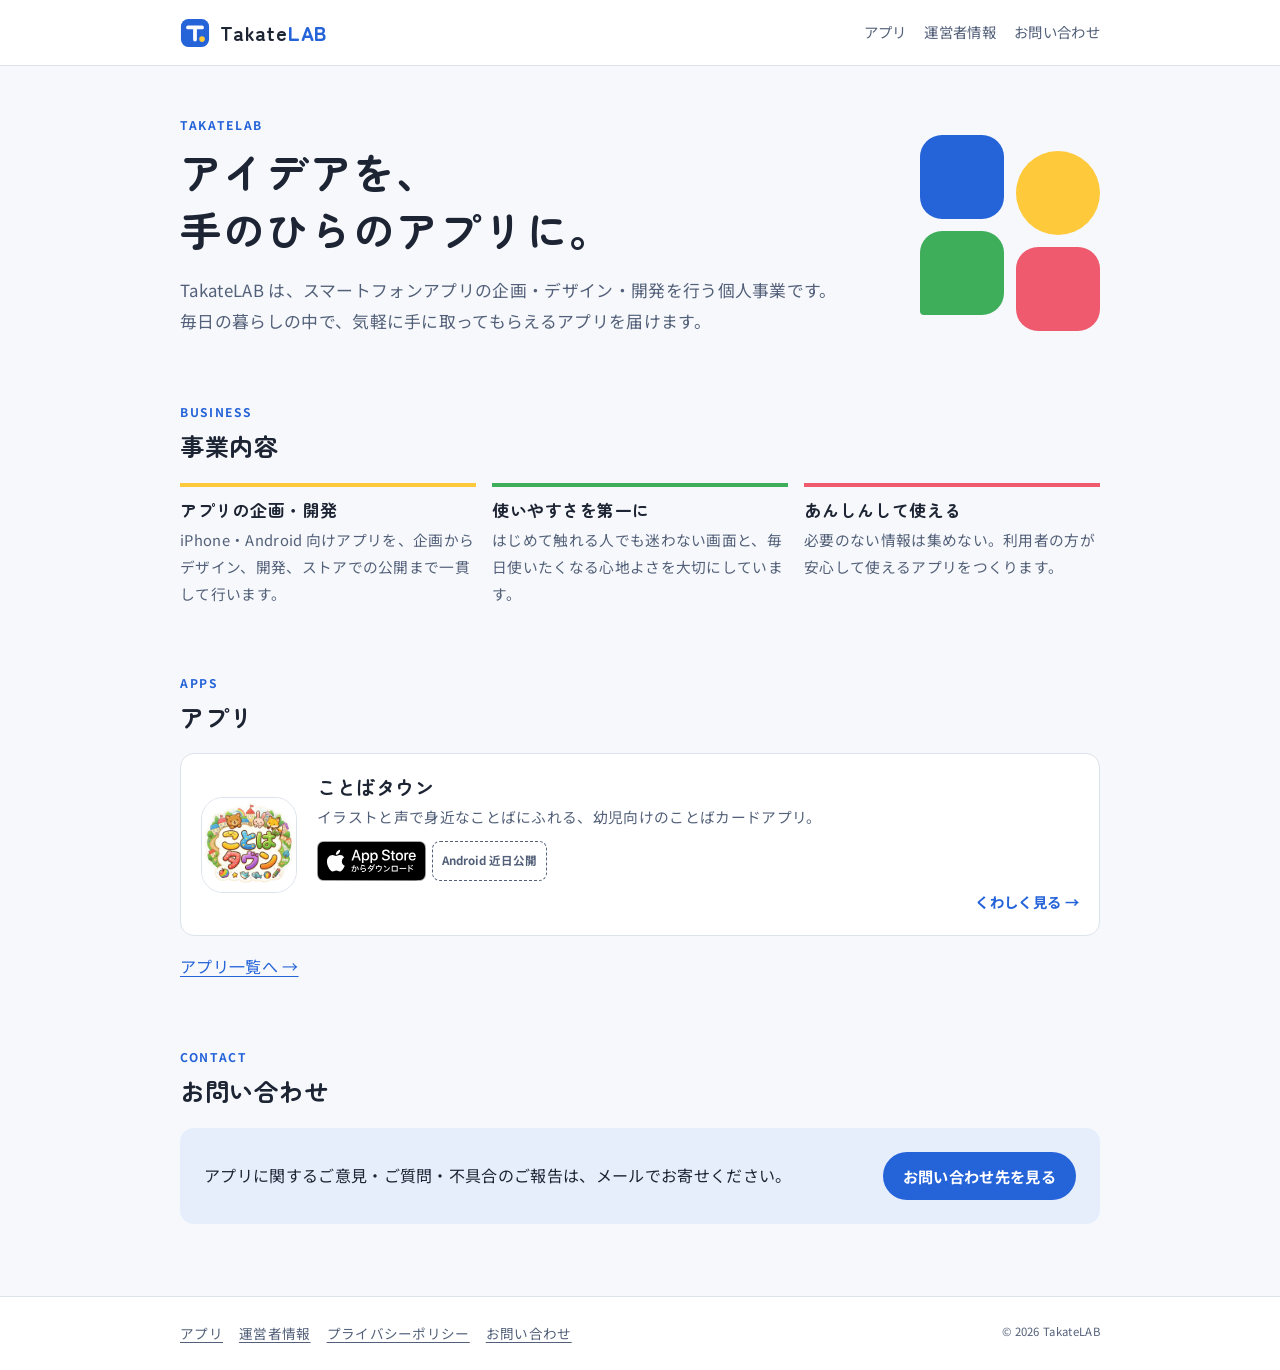
<file: index.html>
<!doctype html>
<html lang="ja">
<head>
  <meta charset="utf-8">
  <meta name="viewport" content="width=device-width, initial-scale=1">
  <title>TakateLAB</title>
  <meta name="description" content="TakateLAB は、スマートフォンアプリの企画・開発を行う個人事業です。">
  <meta property="og:type" content="website">
  <meta property="og:site_name" content="TakateLAB">
  <meta property="og:title" content="TakateLAB">
  <meta property="og:description" content="TakateLAB は、スマートフォンアプリの企画・開発を行う個人事業です。">
  <meta property="og:url" content="https://takatelab.github.io/">
  <meta property="og:image" content="https://takatelab.github.io/assets/img/og-site.png">
  <meta property="og:image:width" content="1200">
  <meta property="og:image:height" content="630">
  <meta property="og:locale" content="ja_JP">
  <meta name="twitter:card" content="summary_large_image">
  <link rel="icon" href="assets/img/mark.svg" type="image/svg+xml">
  <link rel="preconnect" href="https://fonts.googleapis.com">
  <link rel="preconnect" href="https://fonts.gstatic.com" crossorigin>
  <link rel="stylesheet" href="https://fonts.googleapis.com/css2?family=Noto+Sans+JP:wght@400;700&family=Zen+Maru+Gothic:wght@700;900&display=swap">
  <link rel="stylesheet" href="assets/css/style.css">
</head>
<body>
  <a class="skip" href="#main">本文へ移動</a>

  <header class="site-header">
    <div class="wrap">
      <a class="brand" href="./" aria-label="TakateLAB トップ">
        <img class="brand-mark" src="assets/img/mark.svg" alt="" width="30" height="30">
        <span>Takate<b>LAB</b></span>
      </a>
      <nav class="site-nav" aria-label="サイト">
        <ul>
          <li><a href="apps/">アプリ</a></li>
          <li><a href="about/">運営者情報</a></li>
          <li><a href="contact/">お問い合わせ</a></li>
        </ul>
      </nav>
    </div>
  </header>

  <main id="main" class="wrap">
    <section class="section hero">
      <div>
        <span class="eyebrow">TakateLAB</span>
        <h1><span class="nobr">アイデアを、</span><br><span class="nobr">手のひらの</span><span class="nobr">アプリに。</span></h1>
        <p class="lead">TakateLAB は、スマートフォンアプリの企画・デザイン・開発を行う個人事業です。
          毎日の暮らしの中で、気軽に手に取ってもらえるアプリを届けます。</p>
      </div>
      <div class="hero-blocks" aria-hidden="true">
        <span></span><span></span><span></span><span></span>
      </div>
    </section>

    <section class="section" aria-labelledby="business-title">
      <span class="eyebrow">Business</span>
      <h2 id="business-title" class="section-title">事業内容</h2>
      <ul class="values">
        <li>
          <h3>アプリの企画・開発</h3>
          <p>iPhone・Android 向けアプリを、企画からデザイン、開発、ストアでの公開まで一貫して行います。</p>
        </li>
        <li>
          <h3>使いやすさを第一に</h3>
          <p>はじめて触れる人でも迷わない画面と、毎日使いたくなる心地よさを大切にしています。</p>
        </li>
        <li>
          <h3>あんしんして使える</h3>
          <p>必要のない情報は集めない。利用者の方が安心して使えるアプリをつくります。</p>
        </li>
      </ul>
    </section>

    <section class="section" aria-labelledby="apps-title">
      <span class="eyebrow">Apps</span>
      <h2 id="apps-title" class="section-title">アプリ</h2>
      <ul class="app-list">
        <li>
          <article class="app-card">
            <a class="app-icon-link" href="apps/kotobatown/" tabindex="-1" aria-hidden="true">
              <img class="app-icon" src="assets/img/kotobatown-icon.png" alt="" width="96" height="96">
            </a>
            <div>
              <h3><a href="apps/kotobatown/">ことばタウン</a></h3>
              <p>イラストと声で身近なことばにふれる、幼児向けのことばカードアプリ。</p>
              <div class="app-card-actions">
                <div class="app-card-stores">
                  <a class="store-badge store-badge-sm" href="https://apps.apple.com/app/id6823206970" target="_blank" rel="noopener">
                    <img src="assets/img/app-store-badge-ja.svg" alt="App Store からダウンロード" width="109" height="40">
                  </a>
                  <span class="store-soon-sm">Android 近日公開</span>
                </div>
                <a class="more" href="apps/kotobatown/">くわしく見る →</a>
              </div>
            </div>
          </article>
        </li>
      </ul>
      <p class="after-notice"><a href="apps/">アプリ一覧へ →</a></p>
    </section>

    <section class="section" aria-labelledby="contact-title">
      <span class="eyebrow">Contact</span>
      <h2 id="contact-title" class="section-title">お問い合わせ</h2>
      <div class="contact-strip">
        <p>アプリに関するご意見・ご質問・不具合のご報告は、メールでお寄せください。</p>
        <a class="btn" href="contact/">お問い合わせ先を見る</a>
      </div>
    </section>
  </main>

  <footer class="site-footer">
    <div class="wrap">
      <ul>
        <li><a href="apps/">アプリ</a></li>
        <li><a href="about/">運営者情報</a></li>
        <li><a href="privacy/">プライバシーポリシー</a></li>
        <li><a href="contact/">お問い合わせ</a></li>
      </ul>
      <small>&copy; 2026 TakateLAB</small>
    </div>
  </footer>
</body>
</html>
</file>
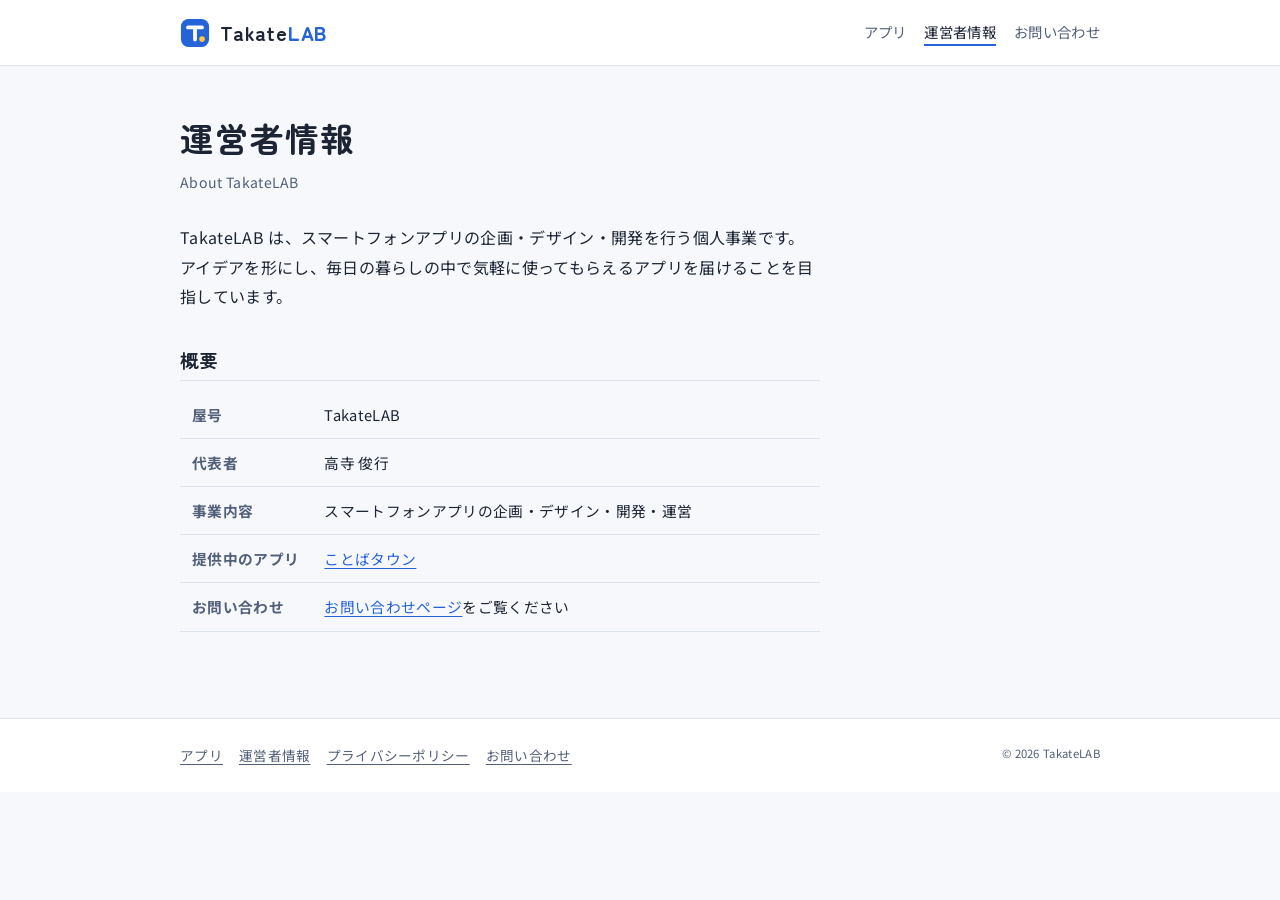
<file: about/index.html>
<!doctype html>
<html lang="ja">
<head>
  <meta charset="utf-8">
  <meta name="viewport" content="width=device-width, initial-scale=1">
  <title>運営者情報 | TakateLAB</title>
  <meta name="description" content="TakateLAB の運営者情報です。">
  <meta property="og:type" content="article">
  <meta property="og:site_name" content="TakateLAB">
  <meta property="og:title" content="運営者情報 | TakateLAB">
  <meta property="og:description" content="TakateLAB の運営者情報です。">
  <meta property="og:url" content="https://takatelab.github.io/about/">
  <meta property="og:image" content="https://takatelab.github.io/assets/img/og-site.png">
  <meta property="og:image:width" content="1200">
  <meta property="og:image:height" content="630">
  <meta property="og:locale" content="ja_JP">
  <meta name="twitter:card" content="summary_large_image">
  <link rel="icon" href="../assets/img/mark.svg" type="image/svg+xml">
  <link rel="preconnect" href="https://fonts.googleapis.com">
  <link rel="preconnect" href="https://fonts.gstatic.com" crossorigin>
  <link rel="stylesheet" href="https://fonts.googleapis.com/css2?family=Noto+Sans+JP:wght@400;700&family=Zen+Maru+Gothic:wght@700;900&display=swap">
  <link rel="stylesheet" href="../assets/css/style.css">
</head>
<body>
  <a class="skip" href="#main">本文へ移動</a>

  <header class="site-header">
    <div class="wrap">
      <a class="brand" href="../" aria-label="TakateLAB トップ">
        <img class="brand-mark" src="../assets/img/mark.svg" alt="" width="30" height="30">
        <span>Takate<b>LAB</b></span>
      </a>
      <nav class="site-nav" aria-label="サイト">
        <ul>
          <li><a href="../apps/">アプリ</a></li>
          <li><a href="../about/" aria-current="page">運営者情報</a></li>
          <li><a href="../contact/">お問い合わせ</a></li>
        </ul>
      </nav>
    </div>
  </header>

  <main id="main" class="wrap">
    <article class="doc">
      <h1>運営者情報</h1>
      <p class="meta">About TakateLAB</p>

      <p>TakateLAB は、スマートフォンアプリの企画・デザイン・開発を行う個人事業です。
        アイデアを形にし、毎日の暮らしの中で気軽に使ってもらえるアプリを届けることを目指しています。</p>

      <h2>概要</h2>
      <div class="table-scroll">
        <table class="profile">
          <tr><th scope="row">屋号</th><td>TakateLAB</td></tr>
          <tr><th scope="row">代表者</th><td>高寺 俊行</td></tr>
          <tr><th scope="row">事業内容</th><td>スマートフォンアプリの企画・デザイン・開発・運営</td></tr>
          <tr><th scope="row">提供中のアプリ</th><td><a href="../apps/kotobatown/">ことばタウン</a></td></tr>
          <tr><th scope="row">お問い合わせ</th><td><a href="../contact/">お問い合わせページ</a>をご覧ください</td></tr>
        </table>
      </div>
    </article>
  </main>

  <footer class="site-footer">
    <div class="wrap">
      <ul>
        <li><a href="../apps/">アプリ</a></li>
        <li><a href="../about/">運営者情報</a></li>
        <li><a href="../privacy/">プライバシーポリシー</a></li>
        <li><a href="../contact/">お問い合わせ</a></li>
      </ul>
      <small>&copy; 2026 TakateLAB</small>
    </div>
  </footer>
</body>
</html>
</file>
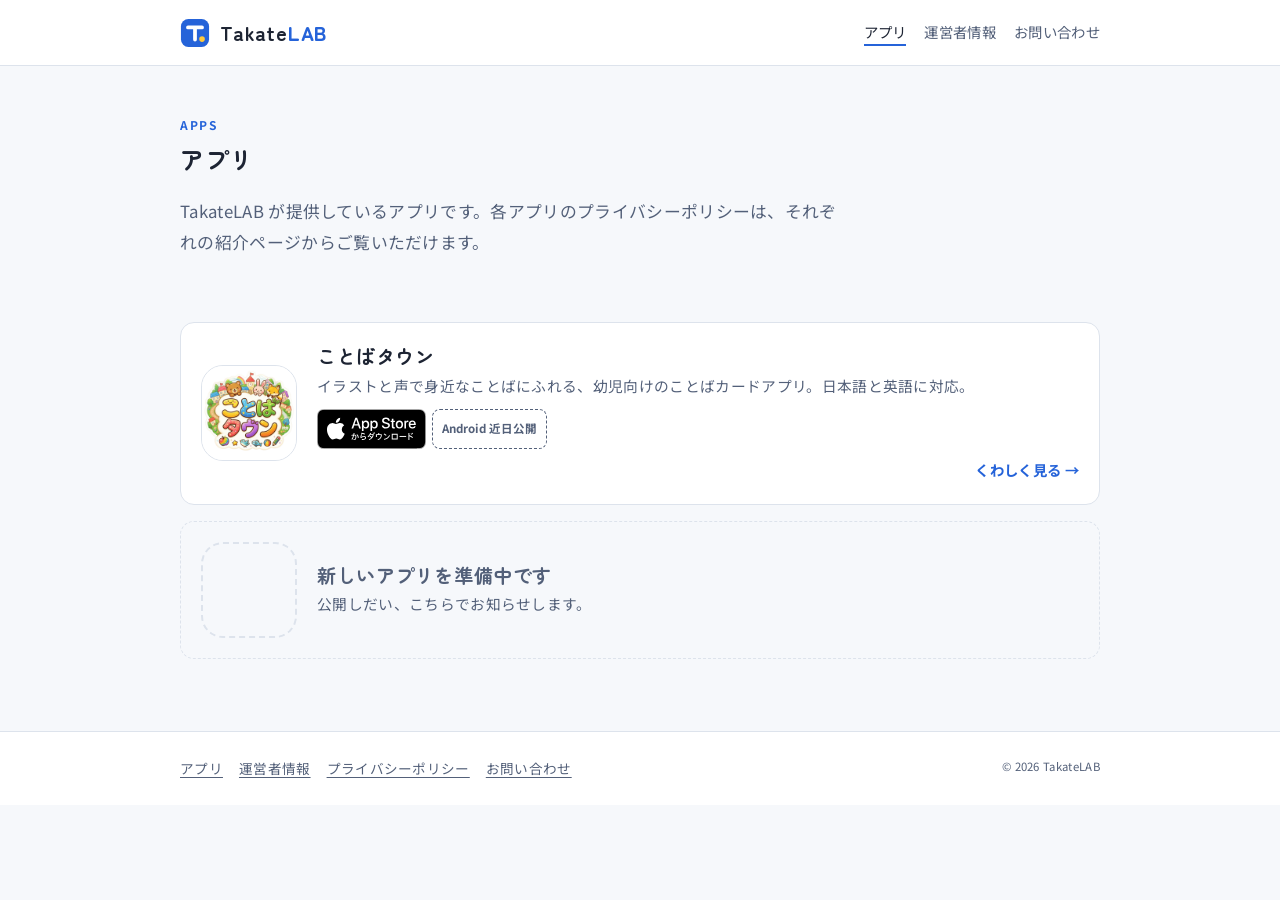
<file: apps/index.html>
<!doctype html>
<html lang="ja">
<head>
  <meta charset="utf-8">
  <meta name="viewport" content="width=device-width, initial-scale=1">
  <title>アプリ | TakateLAB</title>
  <meta name="description" content="TakateLAB が提供しているアプリの一覧です。">
  <meta property="og:type" content="article">
  <meta property="og:site_name" content="TakateLAB">
  <meta property="og:title" content="アプリ | TakateLAB">
  <meta property="og:description" content="TakateLAB が提供しているアプリの一覧です。">
  <meta property="og:url" content="https://takatelab.github.io/apps/">
  <meta property="og:image" content="https://takatelab.github.io/assets/img/og-site.png">
  <meta property="og:image:width" content="1200">
  <meta property="og:image:height" content="630">
  <meta property="og:locale" content="ja_JP">
  <meta name="twitter:card" content="summary_large_image">
  <link rel="icon" href="../assets/img/mark.svg" type="image/svg+xml">
  <link rel="preconnect" href="https://fonts.googleapis.com">
  <link rel="preconnect" href="https://fonts.gstatic.com" crossorigin>
  <link rel="stylesheet" href="https://fonts.googleapis.com/css2?family=Noto+Sans+JP:wght@400;700&family=Zen+Maru+Gothic:wght@700;900&display=swap">
  <link rel="stylesheet" href="../assets/css/style.css">
</head>
<body>
  <a class="skip" href="#main">本文へ移動</a>

  <header class="site-header">
    <div class="wrap">
      <a class="brand" href="../" aria-label="TakateLAB トップ">
        <img class="brand-mark" src="../assets/img/mark.svg" alt="" width="30" height="30">
        <span>Takate<b>LAB</b></span>
      </a>
      <nav class="site-nav" aria-label="サイト">
        <ul>
          <li><a href="../apps/" aria-current="page">アプリ</a></li>
          <li><a href="../about/">運営者情報</a></li>
          <li><a href="../contact/">お問い合わせ</a></li>
        </ul>
      </nav>
    </div>
  </header>

  <main id="main" class="wrap">
    <section class="section">
      <span class="eyebrow">Apps</span>
      <h1 class="section-title">アプリ</h1>
      <p class="lead">TakateLAB が提供しているアプリです。各アプリのプライバシーポリシーは、それぞれの紹介ページからご覧いただけます。</p>
    </section>

    <section class="section" aria-label="アプリ一覧">
      <ul class="app-list">
        <li>
          <article class="app-card">
            <a class="app-icon-link" href="kotobatown/" tabindex="-1" aria-hidden="true">
              <img class="app-icon" src="../assets/img/kotobatown-icon.png" alt="" width="96" height="96">
            </a>
            <div>
              <h3><a href="kotobatown/">ことばタウン</a></h3>
              <p>イラストと声で身近なことばにふれる、幼児向けのことばカードアプリ。日本語と英語に対応。</p>
              <div class="app-card-actions">
                <div class="app-card-stores">
                  <a class="store-badge store-badge-sm" href="https://apps.apple.com/app/id6823206970" target="_blank" rel="noopener">
                    <img src="../assets/img/app-store-badge-ja.svg" alt="App Store からダウンロード" width="109" height="40">
                  </a>
                  <span class="store-soon-sm">Android 近日公開</span>
                </div>
                <a class="more" href="kotobatown/">くわしく見る →</a>
              </div>
            </div>
          </article>
        </li>
        <li>
          <div class="app-card placeholder">
            <span class="ph-icon" aria-hidden="true"></span>
            <div>
              <h3>新しいアプリを準備中です</h3>
              <p>公開しだい、こちらでお知らせします。</p>
            </div>
          </div>
        </li>
      </ul>
    </section>
  </main>

  <footer class="site-footer">
    <div class="wrap">
      <ul>
        <li><a href="../apps/">アプリ</a></li>
        <li><a href="../about/">運営者情報</a></li>
        <li><a href="../privacy/">プライバシーポリシー</a></li>
        <li><a href="../contact/">お問い合わせ</a></li>
      </ul>
      <small>&copy; 2026 TakateLAB</small>
    </div>
  </footer>
</body>
</html>
</file>
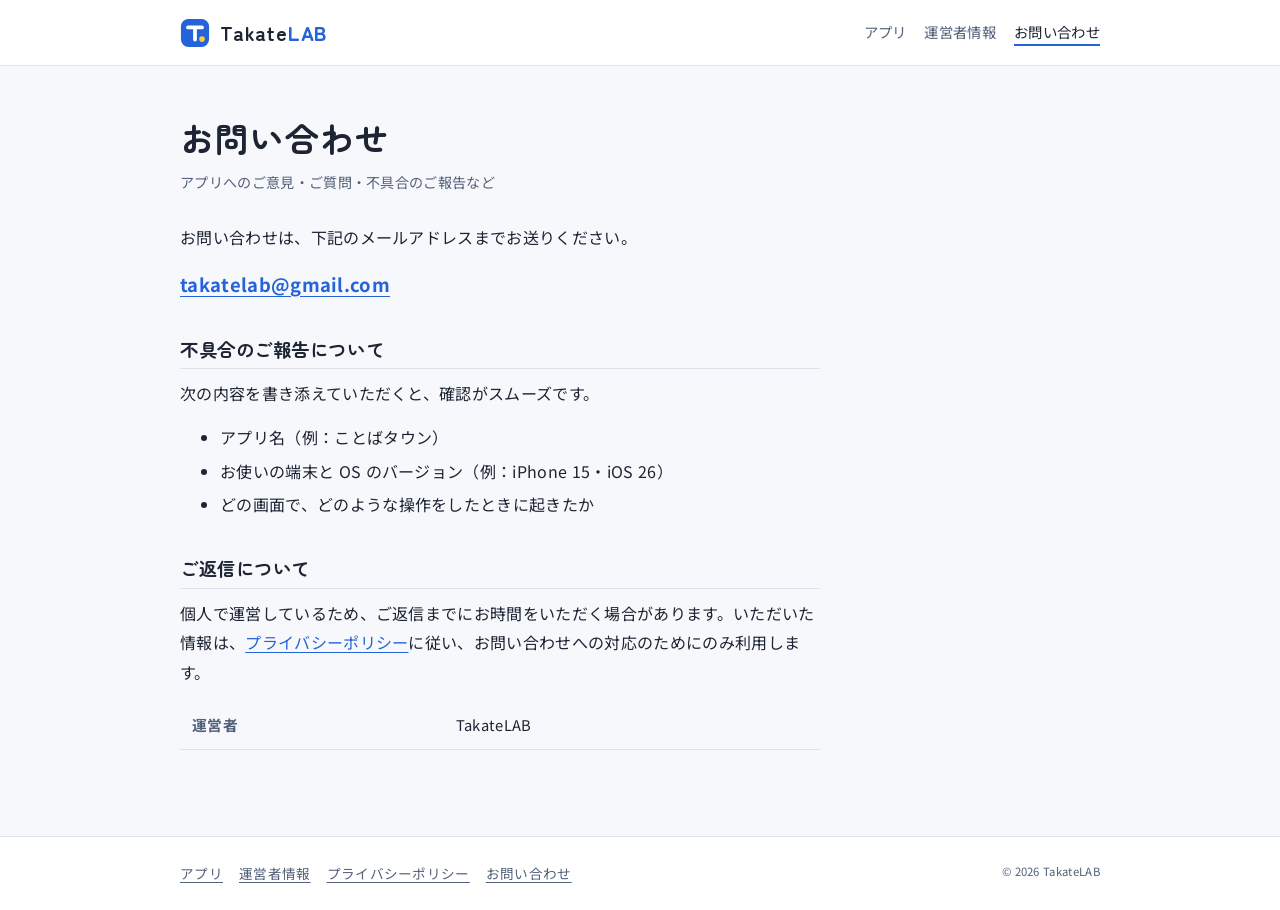
<file: contact/index.html>
<!doctype html>
<html lang="ja">
<head>
  <meta charset="utf-8">
  <meta name="viewport" content="width=device-width, initial-scale=1">
  <title>お問い合わせ | TakateLAB</title>
  <meta name="description" content="TakateLAB およびアプリに関するお問い合わせ先です。">
  <meta property="og:type" content="article">
  <meta property="og:site_name" content="TakateLAB">
  <meta property="og:title" content="お問い合わせ | TakateLAB">
  <meta property="og:description" content="TakateLAB およびアプリに関するお問い合わせ先です。">
  <meta property="og:url" content="https://takatelab.github.io/contact/">
  <meta property="og:image" content="https://takatelab.github.io/assets/img/og-site.png">
  <meta property="og:image:width" content="1200">
  <meta property="og:image:height" content="630">
  <meta property="og:locale" content="ja_JP">
  <meta name="twitter:card" content="summary_large_image">
  <link rel="icon" href="../assets/img/mark.svg" type="image/svg+xml">
  <link rel="preconnect" href="https://fonts.googleapis.com">
  <link rel="preconnect" href="https://fonts.gstatic.com" crossorigin>
  <link rel="stylesheet" href="https://fonts.googleapis.com/css2?family=Noto+Sans+JP:wght@400;700&family=Zen+Maru+Gothic:wght@700;900&display=swap">
  <link rel="stylesheet" href="../assets/css/style.css">
</head>
<body>
  <a class="skip" href="#main">本文へ移動</a>

  <header class="site-header">
    <div class="wrap">
      <a class="brand" href="../" aria-label="TakateLAB トップ">
        <img class="brand-mark" src="../assets/img/mark.svg" alt="" width="30" height="30">
        <span>Takate<b>LAB</b></span>
      </a>
      <nav class="site-nav" aria-label="サイト">
        <ul>
          <li><a href="../apps/">アプリ</a></li>
          <li><a href="../about/">運営者情報</a></li>
          <li><a href="../contact/" aria-current="page">お問い合わせ</a></li>
        </ul>
      </nav>
    </div>
  </header>

  <main id="main" class="wrap">
    <article class="doc">
      <h1>お問い合わせ</h1>
      <p class="meta">アプリへのご意見・ご質問・不具合のご報告など</p>

      <p>お問い合わせは、下記のメールアドレスまでお送りください。</p>
      <p class="mail"><a href="mailto:takatelab@gmail.com">takatelab@gmail.com</a></p>

      <h2>不具合のご報告について</h2>
      <p>次の内容を書き添えていただくと、確認がスムーズです。</p>
      <ul>
        <li>アプリ名（例：ことばタウン）</li>
        <li>お使いの端末と OS のバージョン（例：iPhone 15・iOS 26）</li>
        <li>どの画面で、どのような操作をしたときに起きたか</li>
      </ul>

      <h2>ご返信について</h2>
      <p>個人で運営しているため、ご返信までにお時間をいただく場合があります。いただいた情報は、<a href="../privacy/">プライバシーポリシー</a>に従い、お問い合わせへの対応のためにのみ利用します。</p>

      <div class="table-scroll">
        <table>
          <tr><th scope="row">運営者</th><td>TakateLAB</td></tr>
        </table>
      </div>
    </article>
  </main>

  <footer class="site-footer">
    <div class="wrap">
      <ul>
        <li><a href="../apps/">アプリ</a></li>
        <li><a href="../about/">運営者情報</a></li>
        <li><a href="../privacy/">プライバシーポリシー</a></li>
        <li><a href="../contact/">お問い合わせ</a></li>
      </ul>
      <small>&copy; 2026 TakateLAB</small>
    </div>
  </footer>
</body>
</html>
</file>
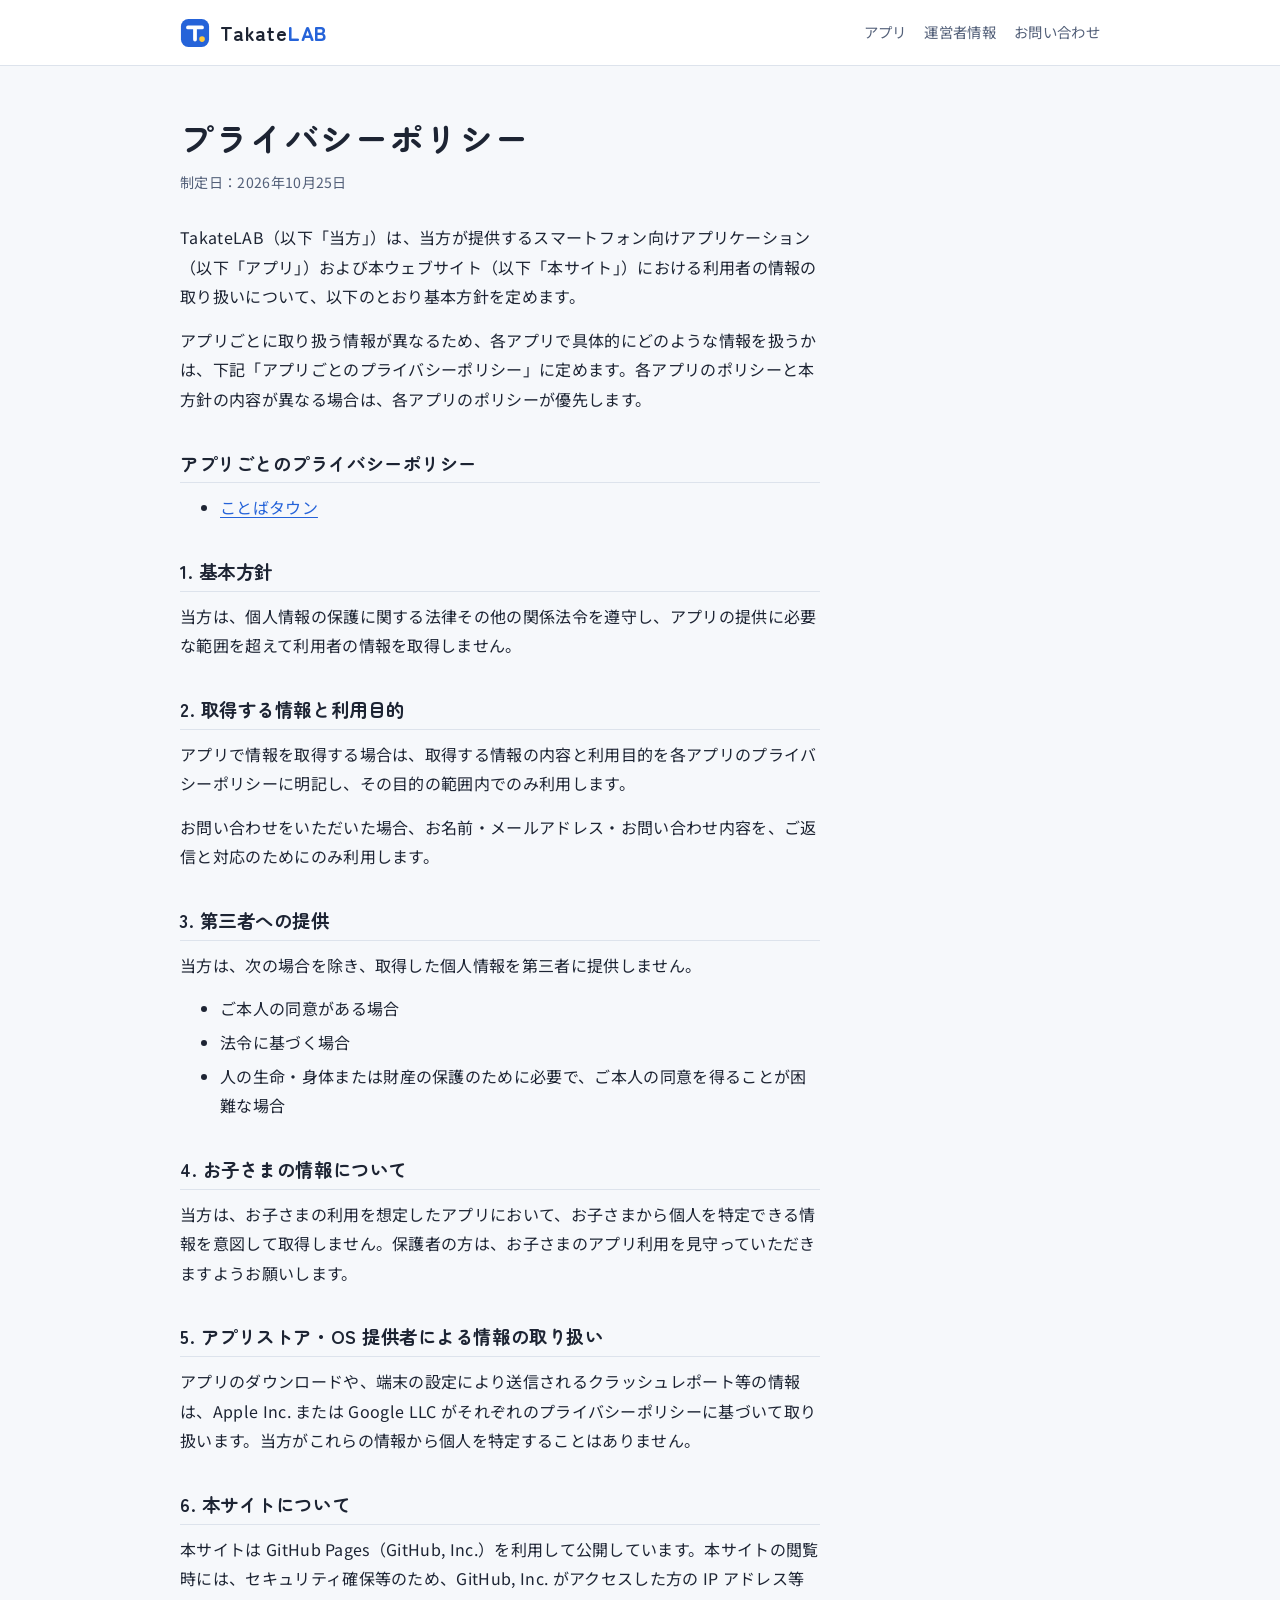
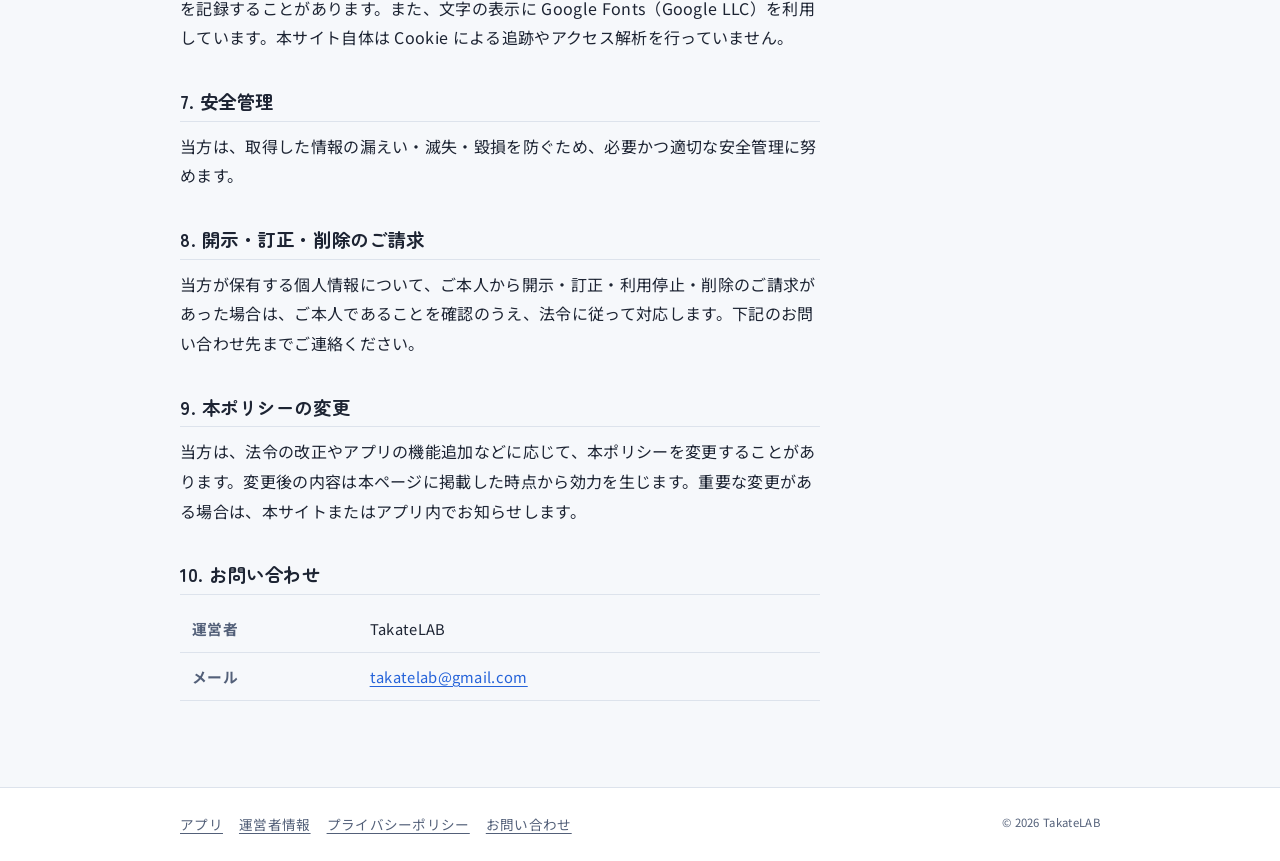
<file: privacy/index.html>
<!doctype html>
<html lang="ja">
<head>
  <meta charset="utf-8">
  <meta name="viewport" content="width=device-width, initial-scale=1">
  <title>プライバシーポリシー | TakateLAB</title>
  <meta name="description" content="TakateLAB が提供するアプリおよび本サイトにおける、利用者情報の取り扱いについての基本方針です。">
  <meta property="og:type" content="article">
  <meta property="og:site_name" content="TakateLAB">
  <meta property="og:title" content="プライバシーポリシー | TakateLAB">
  <meta property="og:description" content="TakateLAB が提供するアプリおよび本サイトにおける、利用者情報の取り扱いについての基本方針です。">
  <meta property="og:url" content="https://takatelab.github.io/privacy/">
  <meta property="og:image" content="https://takatelab.github.io/assets/img/og-site.png">
  <meta property="og:image:width" content="1200">
  <meta property="og:image:height" content="630">
  <meta property="og:locale" content="ja_JP">
  <meta name="twitter:card" content="summary_large_image">
  <link rel="icon" href="../assets/img/mark.svg" type="image/svg+xml">
  <link rel="preconnect" href="https://fonts.googleapis.com">
  <link rel="preconnect" href="https://fonts.gstatic.com" crossorigin>
  <link rel="stylesheet" href="https://fonts.googleapis.com/css2?family=Noto+Sans+JP:wght@400;700&family=Zen+Maru+Gothic:wght@700;900&display=swap">
  <link rel="stylesheet" href="../assets/css/style.css">
</head>
<body>
  <a class="skip" href="#main">本文へ移動</a>

  <header class="site-header">
    <div class="wrap">
      <a class="brand" href="../" aria-label="TakateLAB トップ">
        <img class="brand-mark" src="../assets/img/mark.svg" alt="" width="30" height="30">
        <span>Takate<b>LAB</b></span>
      </a>
      <nav class="site-nav" aria-label="サイト">
        <ul>
          <li><a href="../apps/">アプリ</a></li>
          <li><a href="../about/">運営者情報</a></li>
          <li><a href="../contact/">お問い合わせ</a></li>
        </ul>
      </nav>
    </div>
  </header>

  <main id="main" class="wrap">
    <article class="doc">
      <h1>プライバシーポリシー</h1>
      <p class="meta">制定日：2026年10月25日</p>

      <p>TakateLAB（以下「当方」）は、当方が提供するスマートフォン向けアプリケーション（以下「アプリ」）および本ウェブサイト（以下「本サイト」）における利用者の情報の取り扱いについて、以下のとおり基本方針を定めます。</p>
      <p>アプリごとに取り扱う情報が異なるため、各アプリで具体的にどのような情報を扱うかは、下記「アプリごとのプライバシーポリシー」に定めます。各アプリのポリシーと本方針の内容が異なる場合は、各アプリのポリシーが優先します。</p>

      <h2>アプリごとのプライバシーポリシー</h2>
      <ul>
        <li><a href="../apps/kotobatown/privacy/">ことばタウン</a></li>
      </ul>

      <h2>1. 基本方針</h2>
      <p>当方は、個人情報の保護に関する法律その他の関係法令を遵守し、アプリの提供に必要な範囲を超えて利用者の情報を取得しません。</p>

      <h2>2. 取得する情報と利用目的</h2>
      <p>アプリで情報を取得する場合は、取得する情報の内容と利用目的を各アプリのプライバシーポリシーに明記し、その目的の範囲内でのみ利用します。</p>
      <p>お問い合わせをいただいた場合、お名前・メールアドレス・お問い合わせ内容を、ご返信と対応のためにのみ利用します。</p>

      <h2>3. 第三者への提供</h2>
      <p>当方は、次の場合を除き、取得した個人情報を第三者に提供しません。</p>
      <ul>
        <li>ご本人の同意がある場合</li>
        <li>法令に基づく場合</li>
        <li>人の生命・身体または財産の保護のために必要で、ご本人の同意を得ることが困難な場合</li>
      </ul>

      <h2>4. お子さまの情報について</h2>
      <p>当方は、お子さまの利用を想定したアプリにおいて、お子さまから個人を特定できる情報を意図して取得しません。保護者の方は、お子さまのアプリ利用を見守っていただきますようお願いします。</p>

      <h2>5. アプリストア・OS 提供者による情報の取り扱い</h2>
      <p>アプリのダウンロードや、端末の設定により送信されるクラッシュレポート等の情報は、Apple Inc. または Google LLC がそれぞれのプライバシーポリシーに基づいて取り扱います。当方がこれらの情報から個人を特定することはありません。</p>

      <h2>6. 本サイトについて</h2>
      <p>本サイトは GitHub Pages（GitHub, Inc.）を利用して公開しています。本サイトの閲覧時には、セキュリティ確保等のため、GitHub, Inc. がアクセスした方の IP アドレス等を記録することがあります。また、文字の表示に Google Fonts（Google LLC）を利用しています。本サイト自体は Cookie による追跡やアクセス解析を行っていません。</p>

      <h2>7. 安全管理</h2>
      <p>当方は、取得した情報の漏えい・滅失・毀損を防ぐため、必要かつ適切な安全管理に努めます。</p>

      <h2>8. 開示・訂正・削除のご請求</h2>
      <p>当方が保有する個人情報について、ご本人から開示・訂正・利用停止・削除のご請求があった場合は、ご本人であることを確認のうえ、法令に従って対応します。下記のお問い合わせ先までご連絡ください。</p>

      <h2>9. 本ポリシーの変更</h2>
      <p>当方は、法令の改正やアプリの機能追加などに応じて、本ポリシーを変更することがあります。変更後の内容は本ページに掲載した時点から効力を生じます。重要な変更がある場合は、本サイトまたはアプリ内でお知らせします。</p>

      <h2>10. お問い合わせ</h2>
      <div class="table-scroll">
        <table>
          <tr><th scope="row">運営者</th><td>TakateLAB</td></tr>
          <tr><th scope="row">メール</th><td><a href="mailto:takatelab@gmail.com">takatelab@gmail.com</a></td></tr>
        </table>
      </div>
    </article>
  </main>

  <footer class="site-footer">
    <div class="wrap">
      <ul>
        <li><a href="../apps/">アプリ</a></li>
        <li><a href="../about/">運営者情報</a></li>
        <li><a href="../privacy/">プライバシーポリシー</a></li>
        <li><a href="../contact/">お問い合わせ</a></li>
      </ul>
      <small>&copy; 2026 TakateLAB</small>
    </div>
  </footer>
</body>
</html>
</file>
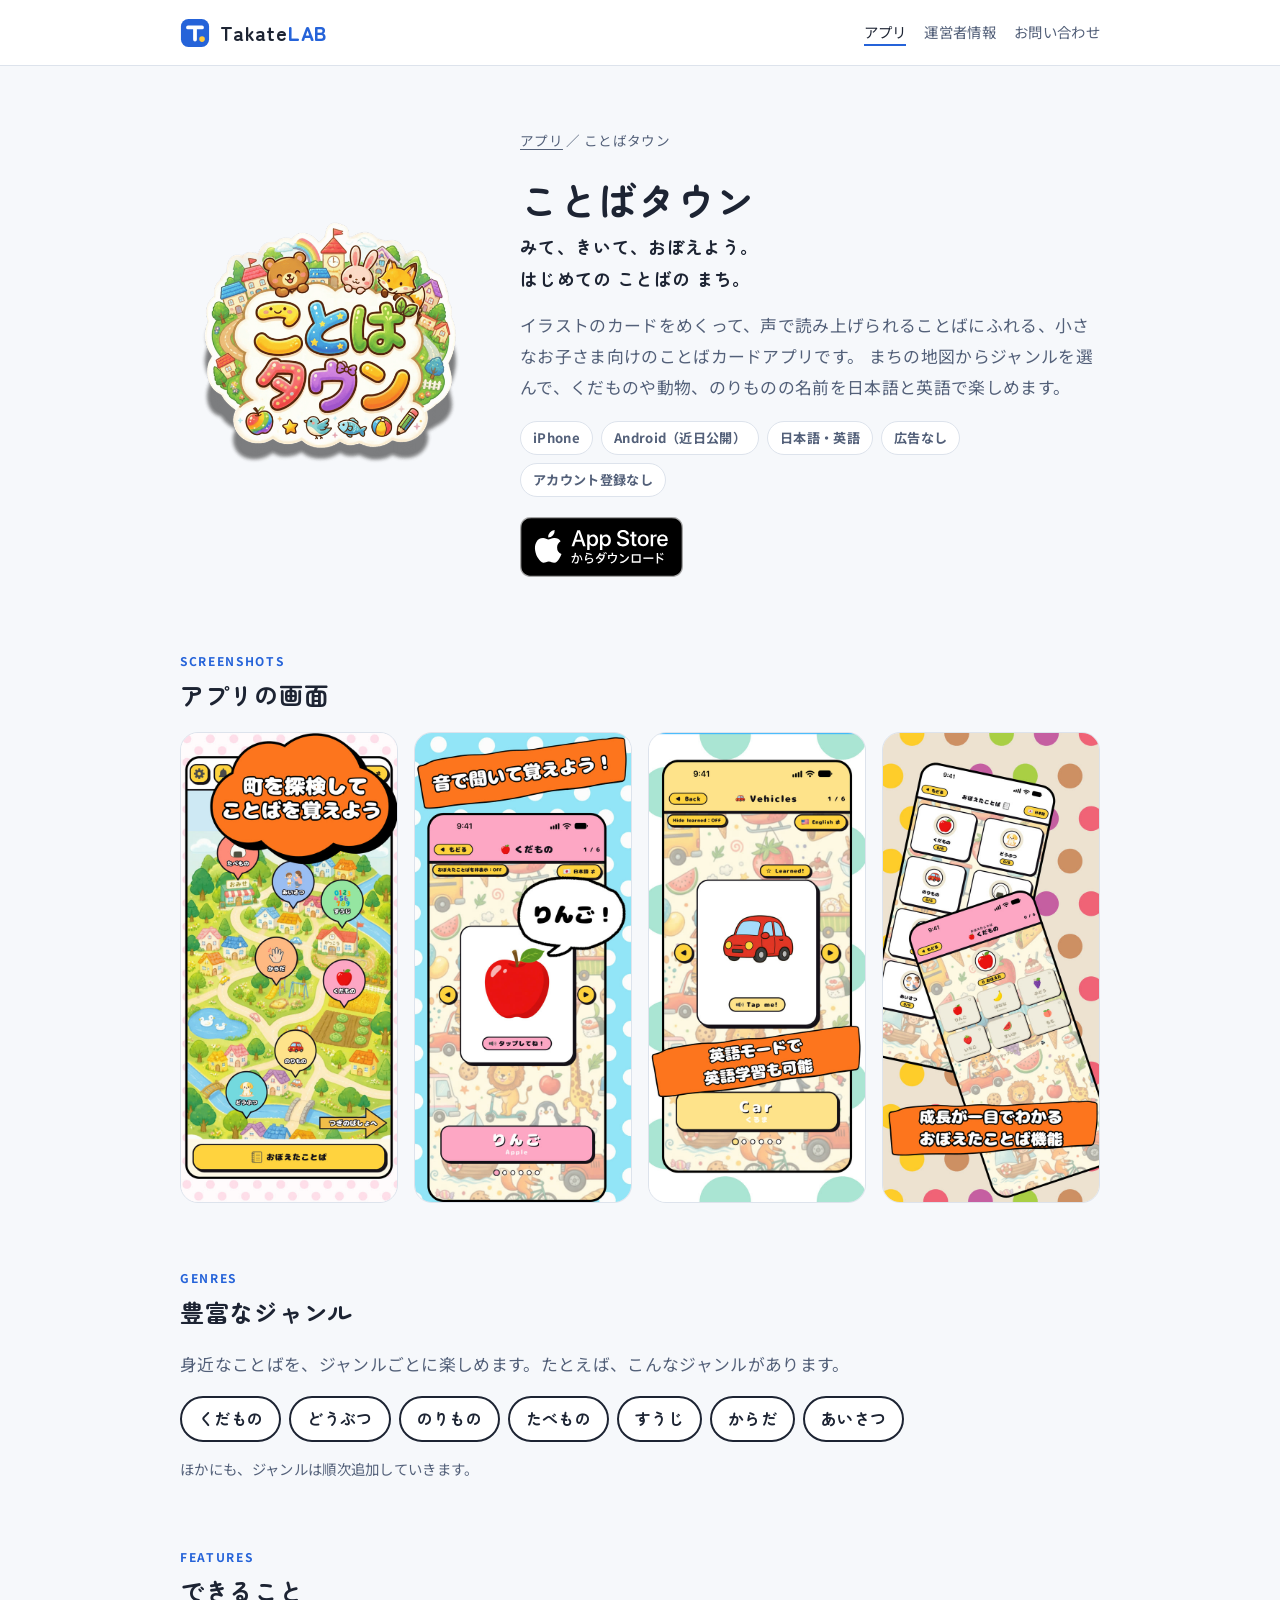
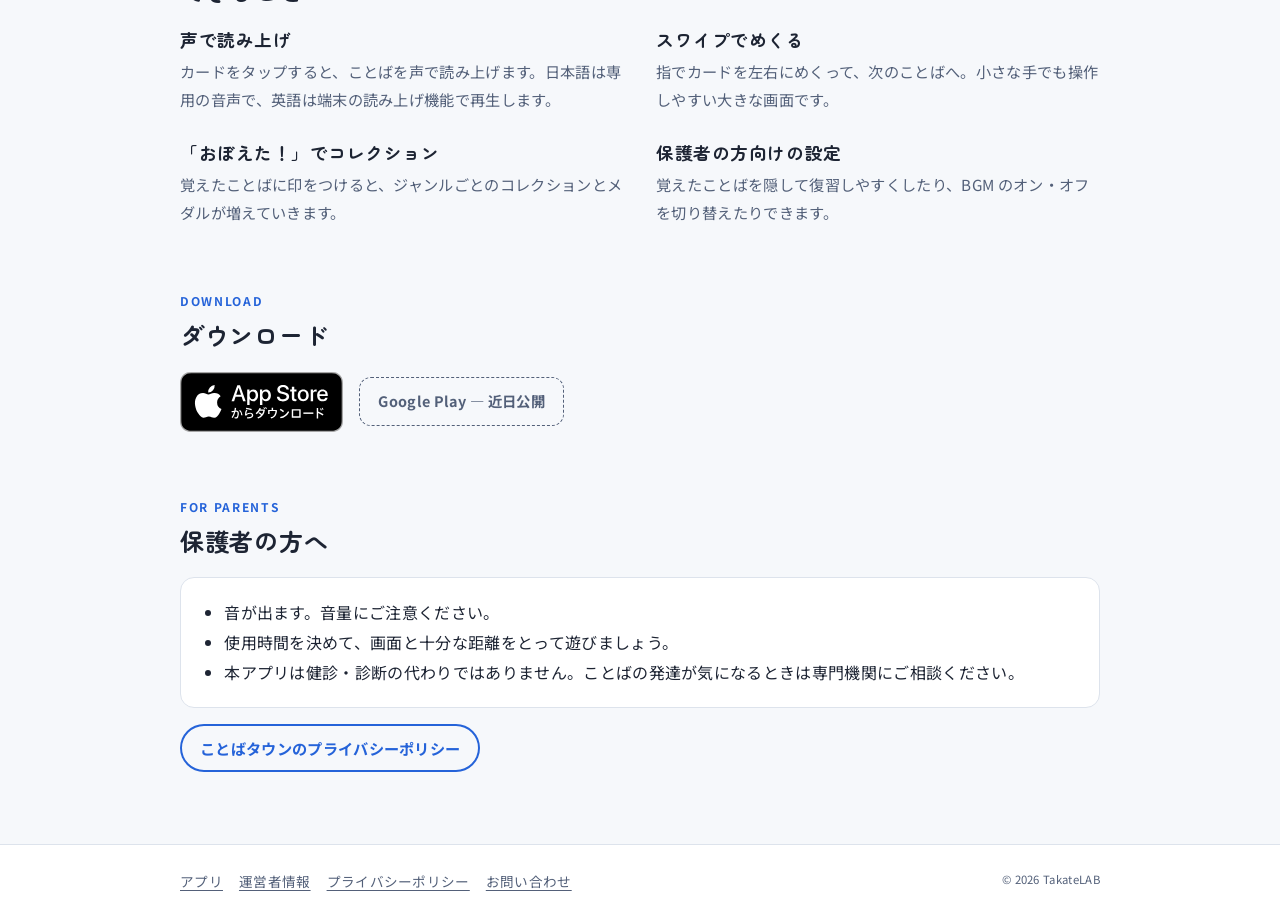
<file: apps/kotobatown/index.html>
<!doctype html>
<html lang="ja">
<head>
  <meta charset="utf-8">
  <meta name="viewport" content="width=device-width, initial-scale=1">
  <title>ことばタウン | TakateLAB</title>
  <meta name="description" content="ことばタウンは、イラストと声で身近なことばにふれる幼児向けのことばカードアプリです。日本語と英語に対応。">
  <meta property="og:type" content="article">
  <meta property="og:site_name" content="TakateLAB">
  <meta property="og:title" content="ことばタウン | TakateLAB">
  <meta property="og:description" content="ことばタウンは、イラストと声で身近なことばにふれる幼児向けのことばカードアプリです。日本語と英語に対応。">
  <meta property="og:url" content="https://takatelab.github.io/apps/kotobatown/">
  <meta property="og:image" content="https://takatelab.github.io/assets/img/og-kotobatown.png">
  <meta property="og:image:width" content="1200">
  <meta property="og:image:height" content="630">
  <meta property="og:locale" content="ja_JP">
  <meta name="twitter:card" content="summary_large_image">
  <!-- iPhone の Safari で、ページ上部に App Store へのバナーを表示 -->
  <meta name="apple-itunes-app" content="app-id=6823206970">
  <link rel="icon" href="../../assets/img/mark.svg" type="image/svg+xml">
  <link rel="preconnect" href="https://fonts.googleapis.com">
  <link rel="preconnect" href="https://fonts.gstatic.com" crossorigin>
  <link rel="stylesheet" href="https://fonts.googleapis.com/css2?family=Noto+Sans+JP:wght@400;700&family=Zen+Maru+Gothic:wght@700;900&display=swap">
  <link rel="stylesheet" href="../../assets/css/style.css">
</head>
<body>
  <a class="skip" href="#main">本文へ移動</a>

  <header class="site-header">
    <div class="wrap">
      <a class="brand" href="../../" aria-label="TakateLAB トップ">
        <img class="brand-mark" src="../../assets/img/mark.svg" alt="" width="30" height="30">
        <span>Takate<b>LAB</b></span>
      </a>
      <nav class="site-nav" aria-label="サイト">
        <ul>
          <li><a href="../../apps/" aria-current="true">アプリ</a></li>
          <li><a href="../../about/">運営者情報</a></li>
          <li><a href="../../contact/">お問い合わせ</a></li>
        </ul>
      </nav>
    </div>
  </header>

  <main id="main" class="wrap">
    <section class="section app-hero">
      <img src="../../assets/img/kotobatown-logo.png" alt="ことばタウン ロゴ" width="560" height="560">
      <div>
        <p class="breadcrumb"><a href="../">アプリ</a> ／ ことばタウン</p>
        <h1>ことばタウン</h1>
        <p class="tagline">みて、きいて、おぼえよう。<br>はじめての ことばの まち。</p>
        <p class="lead">イラストのカードをめくって、声で読み上げられることばにふれる、小さなお子さま向けのことばカードアプリです。
          まちの地図からジャンルを選んで、くだものや動物、のりものの名前を日本語と英語で楽しめます。</p>
        <ul class="badges">
          <li>iPhone</li>
          <li>Android（近日公開）</li>
          <li>日本語・英語</li>
          <li>広告なし</li>
          <li>アカウント登録なし</li>
        </ul>
        <p class="hero-badge">
          <a class="store-badge" href="https://apps.apple.com/app/id6823206970" target="_blank" rel="noopener">
            <img src="../../assets/img/app-store-badge-ja.svg" alt="App Store からダウンロード" width="163" height="60">
          </a>
        </p>
      </div>
    </section>

    <section class="section" aria-labelledby="screens-title">
      <span class="eyebrow">Screenshots</span>
      <h2 id="screens-title" class="section-title">アプリの画面</h2>
      <ul class="screens">
        <li><img src="../../assets/img/kotobatown/screenshot-1.jpg" alt="町を探検してことばを覚えよう：まちの地図からジャンルを選ぶ画面" width="600" height="1304" loading="lazy"></li>
        <li><img src="../../assets/img/kotobatown/screenshot-2.jpg" alt="音で聞いて覚えよう：イラストのカードをタップすると読み上げる画面" width="600" height="1304" loading="lazy"></li>
        <li><img src="../../assets/img/kotobatown/screenshot-3.jpg" alt="英語モードで英語学習も可能：英語で表示・読み上げる画面" width="600" height="1304" loading="lazy"></li>
        <li><img src="../../assets/img/kotobatown/screenshot-4.jpg" alt="成長が一目でわかるおぼえたことば機能：覚えたことばのコレクション画面" width="600" height="1304" loading="lazy"></li>
      </ul>
    </section>

    <section class="section" aria-labelledby="genres-title">
      <span class="eyebrow">Genres</span>
      <h2 id="genres-title" class="section-title">豊富なジャンル</h2>
      <p class="lead genres-lead">身近なことばを、ジャンルごとに楽しめます。たとえば、こんなジャンルがあります。</p>
      <ul class="genres">
        <li>くだもの</li>
        <li>どうぶつ</li>
        <li>のりもの</li>
        <li>たべもの</li>
        <li>すうじ</li>
        <li>からだ</li>
        <li>あいさつ</li>
      </ul>
      <p class="genres-note">ほかにも、ジャンルは順次追加していきます。</p>
    </section>

    <section class="section" aria-labelledby="features-title">
      <span class="eyebrow">Features</span>
      <h2 id="features-title" class="section-title">できること</h2>
      <ul class="features">
        <li>
          <h3>声で読み上げ</h3>
          <p>カードをタップすると、ことばを声で読み上げます。日本語は専用の音声で、英語は端末の読み上げ機能で再生します。</p>
        </li>
        <li>
          <h3>スワイプでめくる</h3>
          <p>指でカードを左右にめくって、次のことばへ。小さな手でも操作しやすい大きな画面です。</p>
        </li>
        <li>
          <h3>「おぼえた！」でコレクション</h3>
          <p>覚えたことばに印をつけると、ジャンルごとのコレクションとメダルが増えていきます。</p>
        </li>
        <li>
          <h3>保護者の方向けの設定</h3>
          <p>覚えたことばを隠して復習しやすくしたり、BGM のオン・オフを切り替えたりできます。</p>
        </li>
      </ul>
    </section>

    <section class="section" aria-labelledby="download-title">
      <span class="eyebrow">Download</span>
      <h2 id="download-title" class="section-title">ダウンロード</h2>
      <div class="store-row">
        <!-- Apple 公式バッジ（toolbox.marketingtools.apple.com から取得。改変しないこと） -->
        <a class="store-badge" href="https://apps.apple.com/app/id6823206970" target="_blank" rel="noopener">
          <img src="../../assets/img/app-store-badge-ja.svg" alt="App Store からダウンロード" width="163" height="60">
        </a>
        <!-- TODO: Android 公開後に Google Play のリンクへ差し替える -->
        <span class="soon">Google Play — 近日公開</span>
      </div>
    </section>

    <section class="section" aria-labelledby="notice-title">
      <span class="eyebrow">For Parents</span>
      <h2 id="notice-title" class="section-title">保護者の方へ</h2>
      <div class="notice">
        <ul>
          <li>音が出ます。音量にご注意ください。</li>
          <li>使用時間を決めて、画面と十分な距離をとって遊びましょう。</li>
          <li>本アプリは健診・診断の代わりではありません。ことばの発達が気になるときは専門機関にご相談ください。</li>
        </ul>
      </div>
      <p class="after-notice">
        <a class="btn ghost" href="privacy/">ことばタウンのプライバシーポリシー</a>
      </p>
    </section>
  </main>

  <footer class="site-footer">
    <div class="wrap">
      <ul>
        <li><a href="../../apps/">アプリ</a></li>
        <li><a href="../../about/">運営者情報</a></li>
        <li><a href="../../privacy/">プライバシーポリシー</a></li>
        <li><a href="../../contact/">お問い合わせ</a></li>
      </ul>
      <small>&copy; 2026 TakateLAB</small>
    </div>
  </footer>
</body>
</html>
</file>
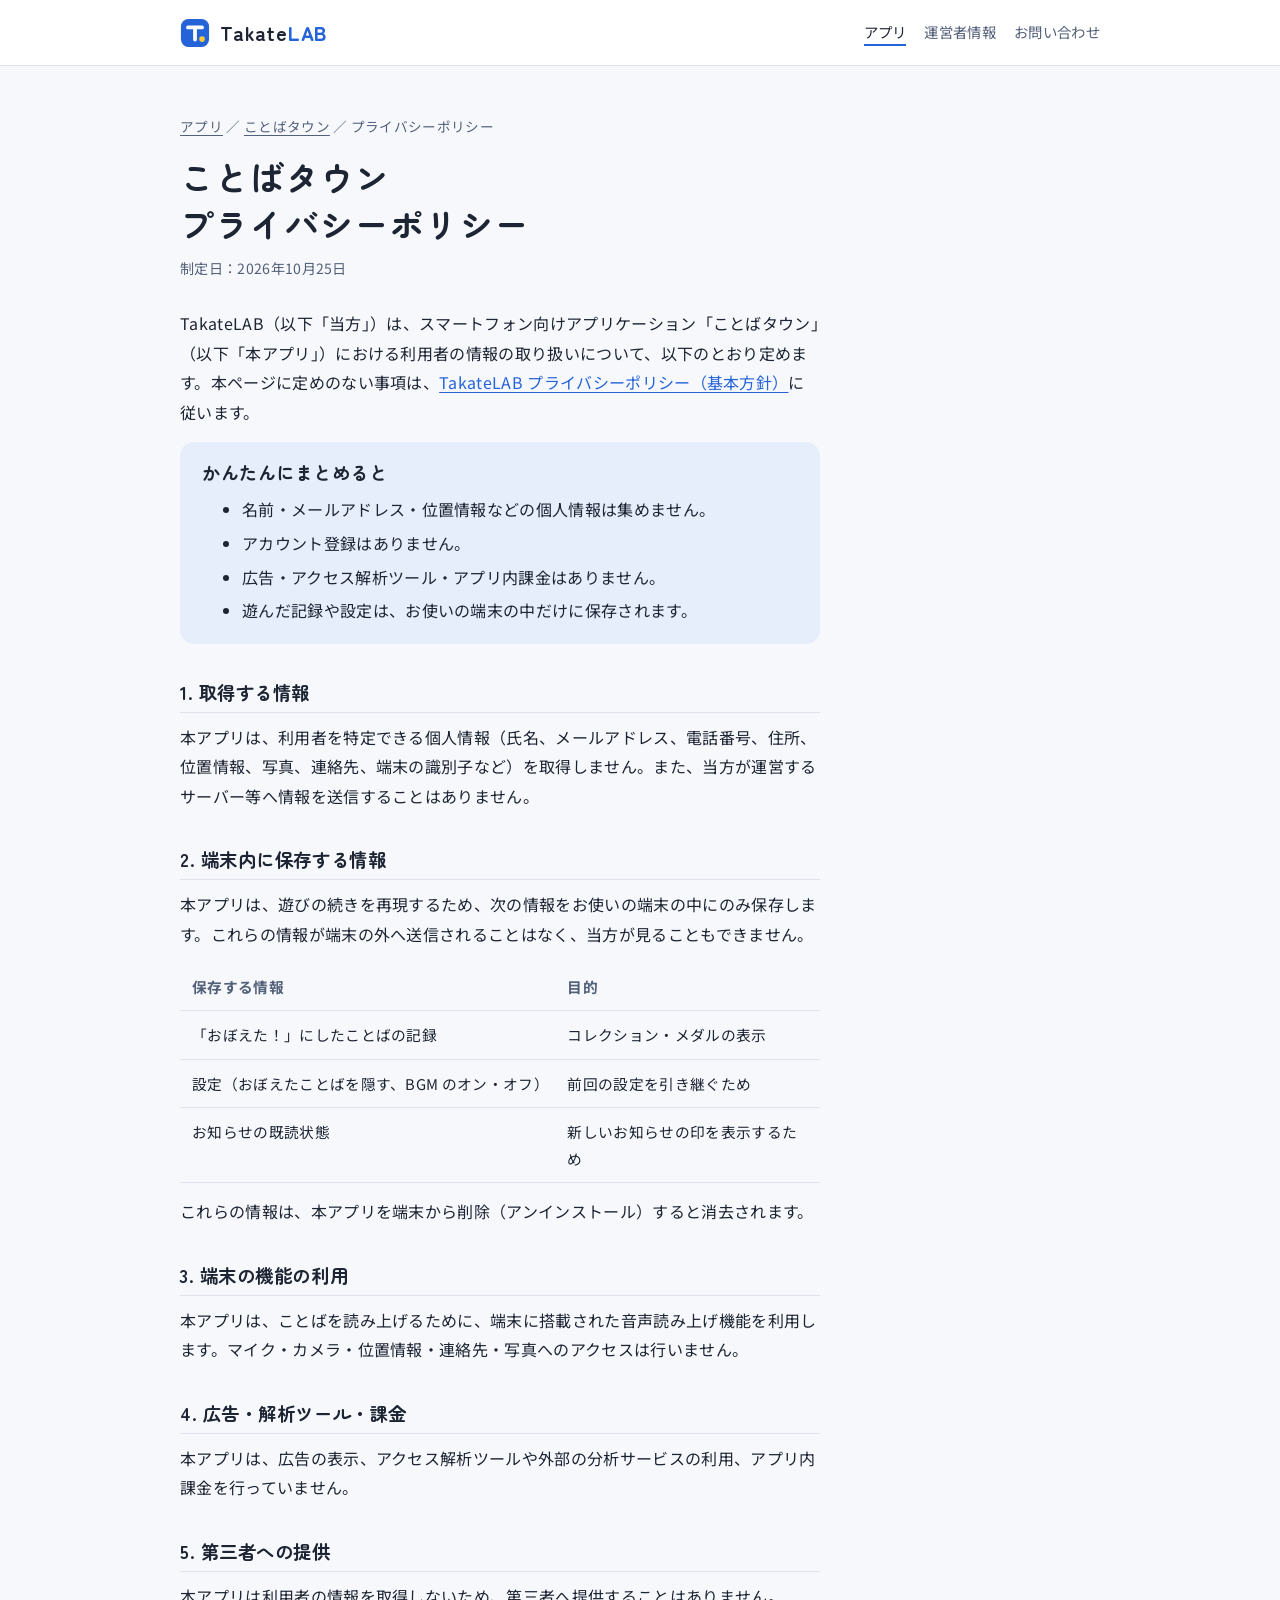
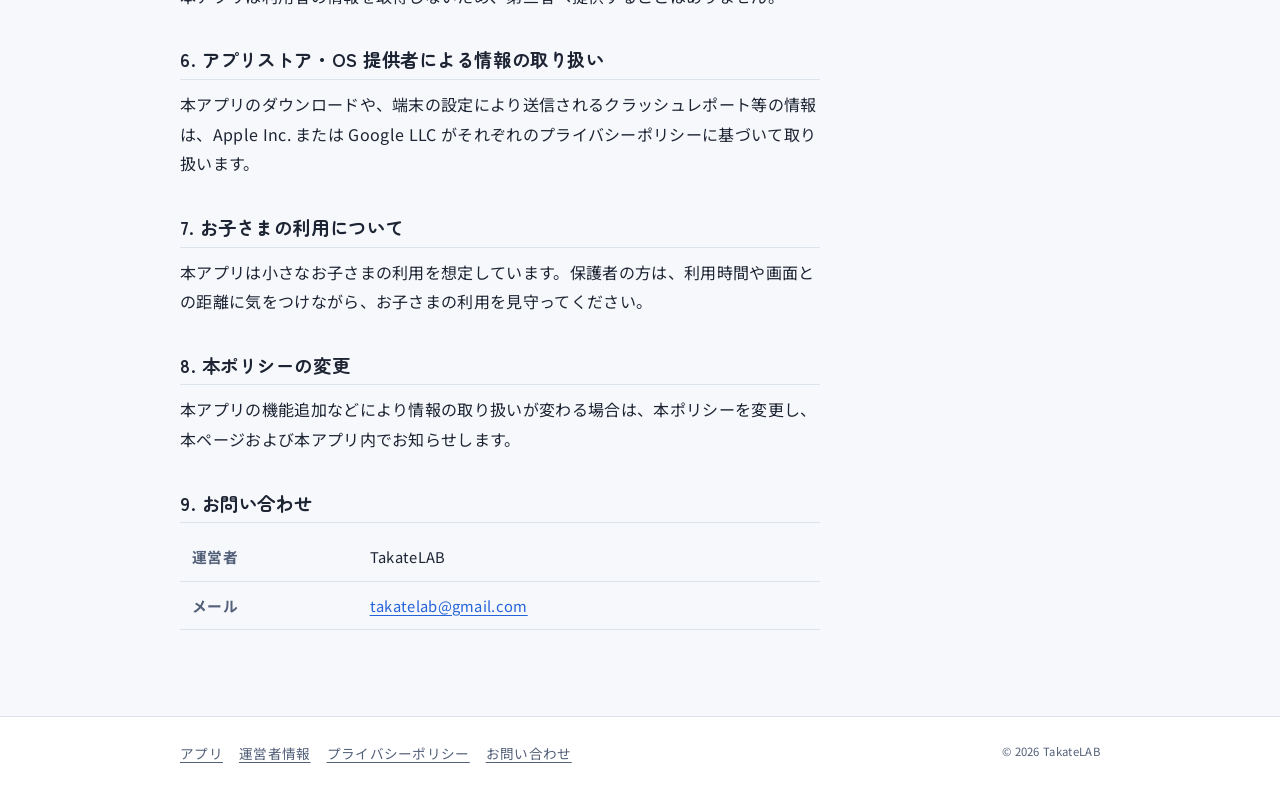
<file: apps/kotobatown/privacy/index.html>
<!doctype html>
<html lang="ja">
<head>
  <meta charset="utf-8">
  <meta name="viewport" content="width=device-width, initial-scale=1">
  <title>ことばタウン プライバシーポリシー | TakateLAB</title>
  <meta name="description" content="アプリ「ことばタウン」における利用者情報の取り扱いについて定めたプライバシーポリシーです。">
  <meta property="og:type" content="article">
  <meta property="og:site_name" content="TakateLAB">
  <meta property="og:title" content="ことばタウン プライバシーポリシー | TakateLAB">
  <meta property="og:description" content="アプリ「ことばタウン」における利用者情報の取り扱いについて定めたプライバシーポリシーです。">
  <meta property="og:url" content="https://takatelab.github.io/apps/kotobatown/privacy/">
  <meta property="og:image" content="https://takatelab.github.io/assets/img/og-kotobatown.png">
  <meta property="og:image:width" content="1200">
  <meta property="og:image:height" content="630">
  <meta property="og:locale" content="ja_JP">
  <meta name="twitter:card" content="summary_large_image">
  <!-- iPhone の Safari で、ページ上部に App Store へのバナーを表示 -->
  <meta name="apple-itunes-app" content="app-id=6823206970">
  <link rel="icon" href="../../../assets/img/mark.svg" type="image/svg+xml">
  <link rel="preconnect" href="https://fonts.googleapis.com">
  <link rel="preconnect" href="https://fonts.gstatic.com" crossorigin>
  <link rel="stylesheet" href="https://fonts.googleapis.com/css2?family=Noto+Sans+JP:wght@400;700&family=Zen+Maru+Gothic:wght@700;900&display=swap">
  <link rel="stylesheet" href="../../../assets/css/style.css">
</head>
<body>
  <a class="skip" href="#main">本文へ移動</a>

  <header class="site-header">
    <div class="wrap">
      <a class="brand" href="../../../" aria-label="TakateLAB トップ">
        <img class="brand-mark" src="../../../assets/img/mark.svg" alt="" width="30" height="30">
        <span>Takate<b>LAB</b></span>
      </a>
      <nav class="site-nav" aria-label="サイト">
        <ul>
          <li><a href="../../../apps/" aria-current="true">アプリ</a></li>
          <li><a href="../../../about/">運営者情報</a></li>
          <li><a href="../../../contact/">お問い合わせ</a></li>
        </ul>
      </nav>
    </div>
  </header>

  <main id="main" class="wrap">
    <article class="doc">
      <p class="breadcrumb"><a href="../../">アプリ</a> ／ <a href="../">ことばタウン</a> ／ プライバシーポリシー</p>
      <h1>ことばタウン<br>プライバシーポリシー</h1>
      <p class="meta">制定日：2026年10月25日</p>

      <p>TakateLAB（以下「当方」）は、スマートフォン向けアプリケーション「ことばタウン」（以下「本アプリ」）における利用者の情報の取り扱いについて、以下のとおり定めます。本ページに定めのない事項は、<a href="../../../privacy/">TakateLAB プライバシーポリシー（基本方針）</a>に従います。</p>

      <section class="summary" aria-labelledby="summary-title">
        <h2 id="summary-title">かんたんにまとめると</h2>
        <ul>
          <li>名前・メールアドレス・位置情報などの個人情報は集めません。</li>
          <li>アカウント登録はありません。</li>
          <li>広告・アクセス解析ツール・アプリ内課金はありません。</li>
          <li>遊んだ記録や設定は、お使いの端末の中だけに保存されます。</li>
        </ul>
      </section>

      <h2>1. 取得する情報</h2>
      <p>本アプリは、利用者を特定できる個人情報（氏名、メールアドレス、電話番号、住所、位置情報、写真、連絡先、端末の識別子など）を取得しません。また、当方が運営するサーバー等へ情報を送信することはありません。</p>

      <h2>2. 端末内に保存する情報</h2>
      <p>本アプリは、遊びの続きを再現するため、次の情報をお使いの端末の中にのみ保存します。これらの情報が端末の外へ送信されることはなく、当方が見ることもできません。</p>
      <div class="table-scroll">
        <table>
          <thead>
            <tr><th scope="col">保存する情報</th><th scope="col">目的</th></tr>
          </thead>
          <tbody>
            <tr><td>「おぼえた！」にしたことばの記録</td><td>コレクション・メダルの表示</td></tr>
            <tr><td>設定（おぼえたことばを隠す、BGM のオン・オフ）</td><td>前回の設定を引き継ぐため</td></tr>
            <tr><td>お知らせの既読状態</td><td>新しいお知らせの印を表示するため</td></tr>
          </tbody>
        </table>
      </div>
      <p>これらの情報は、本アプリを端末から削除（アンインストール）すると消去されます。</p>

      <h2>3. 端末の機能の利用</h2>
      <p>本アプリは、ことばを読み上げるために、端末に搭載された音声読み上げ機能を利用します。マイク・カメラ・位置情報・連絡先・写真へのアクセスは行いません。</p>

      <h2>4. 広告・解析ツール・課金</h2>
      <p>本アプリは、広告の表示、アクセス解析ツールや外部の分析サービスの利用、アプリ内課金を行っていません。</p>

      <h2>5. 第三者への提供</h2>
      <p>本アプリは利用者の情報を取得しないため、第三者へ提供することはありません。</p>

      <h2>6. アプリストア・OS 提供者による情報の取り扱い</h2>
      <p>本アプリのダウンロードや、端末の設定により送信されるクラッシュレポート等の情報は、Apple Inc. または Google LLC がそれぞれのプライバシーポリシーに基づいて取り扱います。</p>

      <h2>7. お子さまの利用について</h2>
      <p>本アプリは小さなお子さまの利用を想定しています。保護者の方は、利用時間や画面との距離に気をつけながら、お子さまの利用を見守ってください。</p>

      <h2>8. 本ポリシーの変更</h2>
      <p>本アプリの機能追加などにより情報の取り扱いが変わる場合は、本ポリシーを変更し、本ページおよび本アプリ内でお知らせします。</p>

      <h2>9. お問い合わせ</h2>
      <div class="table-scroll">
        <table>
          <tr><th scope="row">運営者</th><td>TakateLAB</td></tr>
          <tr><th scope="row">メール</th><td><a href="mailto:takatelab@gmail.com">takatelab@gmail.com</a></td></tr>
        </table>
      </div>
    </article>
  </main>

  <footer class="site-footer">
    <div class="wrap">
      <ul>
        <li><a href="../../../apps/">アプリ</a></li>
        <li><a href="../../../about/">運営者情報</a></li>
        <li><a href="../../../privacy/">プライバシーポリシー</a></li>
        <li><a href="../../../contact/">お問い合わせ</a></li>
      </ul>
      <small>&copy; 2026 TakateLAB</small>
    </div>
  </footer>
</body>
</html>
</file>
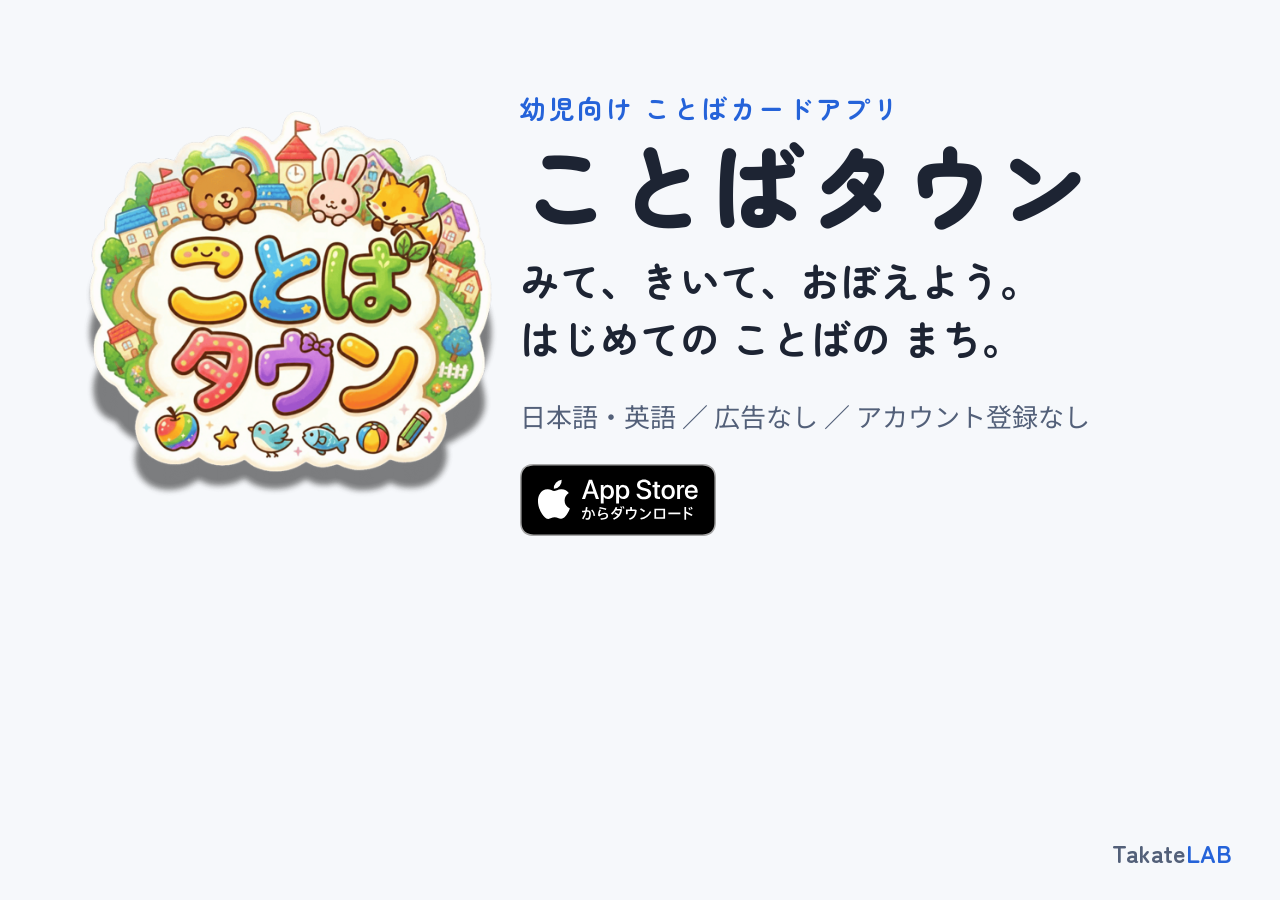
<file: og-src/kotobatown.html>
<!doctype html><html lang="ja"><head><meta charset="utf-8">
<link rel="stylesheet" href="https://fonts.googleapis.com/css2?family=Noto+Sans+JP:wght@400;700&family=Zen+Maru+Gothic:wght@700;900&display=swap">
<style>
html,body{margin:0;width:1200px;height:630px;overflow:hidden}
body{background:#f6f8fb;font-family:"Zen Maru Gothic",sans-serif;color:#1d2433;display:grid;grid-template-columns:520px 1fr;align-items:center}
.logo{width:480px;height:480px;margin-left:50px;object-fit:contain}
.t{padding-right:70px}
.app{font-size:26px;font-weight:700;color:#2563d9;letter-spacing:.1em;margin:0 0 6px}
h1{font-size:92px;font-weight:900;margin:0 0 18px;letter-spacing:.04em;line-height:1.1}
.tag{font-size:40px;font-weight:700;margin:0 0 30px;line-height:1.45}
.meta{font-family:"Noto Sans JP",sans-serif;font-size:26px;color:#536079;margin:0 0 30px}
.badge{height:72px}
.brand{position:absolute;right:48px;bottom:30px;font-size:24px;font-weight:700;color:#536079}
.brand b{color:#2563d9}
</style></head><body>
<img class="logo" src="../assets/img/kotobatown-logo.png" alt="">
<div class="t">
<p class="app">幼児向け ことばカードアプリ</p>
<h1>ことばタウン</h1>
<p class="tag">みて、きいて、おぼえよう。<br>はじめての ことばの まち。</p>
<p class="meta">日本語・英語 ／ 広告なし ／ アカウント登録なし</p>
<img class="badge" src="../assets/img/app-store-badge-ja.svg" alt="">
</div>
<div class="brand">Takate<b>LAB</b></div>
</body></html>
</file>
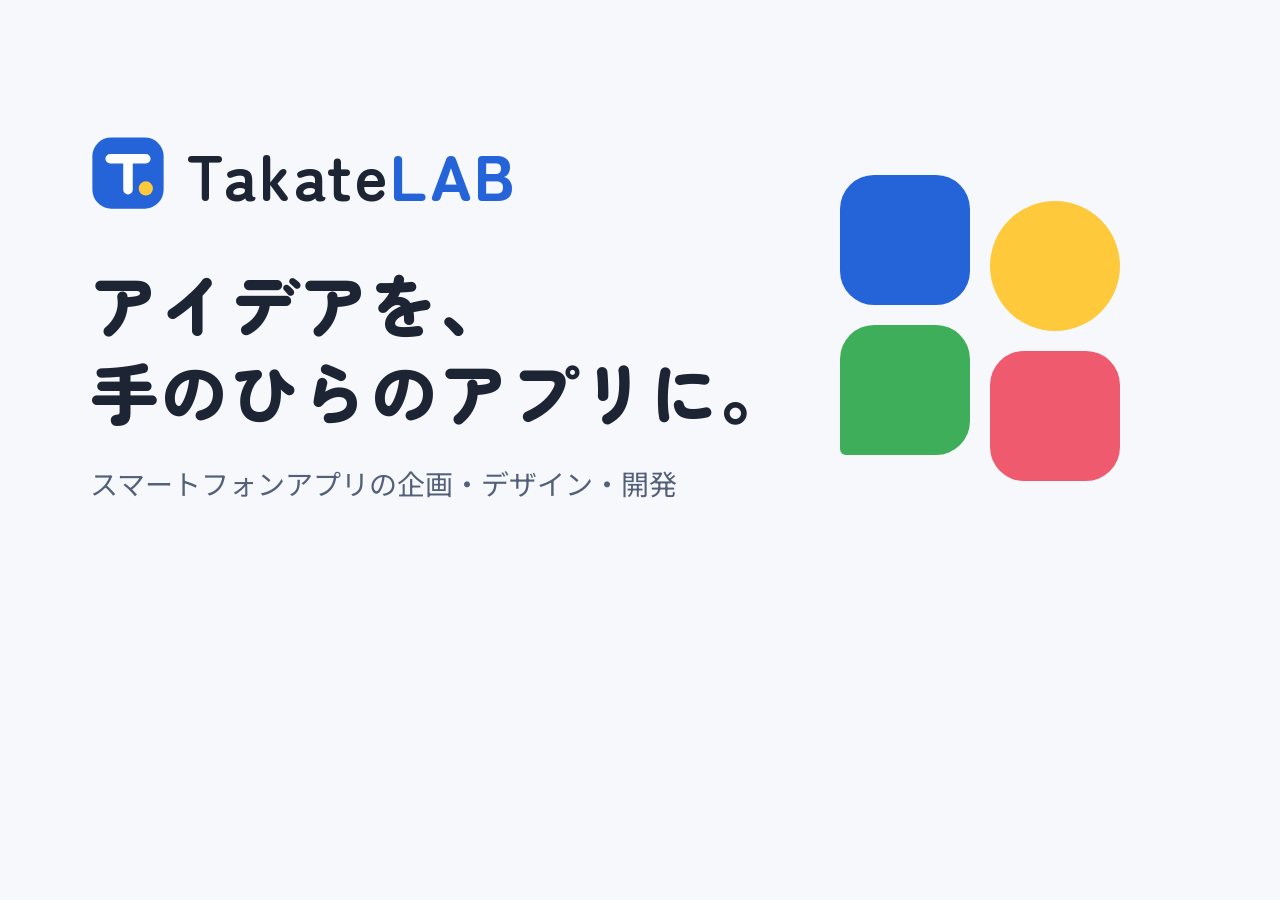
<file: og-src/site.html>
<!doctype html><html lang="ja"><head><meta charset="utf-8">
<link rel="stylesheet" href="https://fonts.googleapis.com/css2?family=Noto+Sans+JP:wght@400;700&family=Zen+Maru+Gothic:wght@700;900&display=swap">
<style>
html,body{margin:0;width:1200px;height:630px;overflow:hidden}
body{background:#f6f8fb;font-family:"Zen Maru Gothic",sans-serif;color:#1d2433;display:grid;grid-template-columns:1fr 360px;align-items:center;padding:0 0 0 90px;box-sizing:border-box}
.brand{display:flex;align-items:center;gap:20px;font-size:64px;font-weight:700;letter-spacing:.04em;margin:0 0 40px}
.brand img{width:76px;height:76px}
.brand b{color:#2563d9;font-weight:900}
h1{font-size:68px;white-space:nowrap;font-weight:900;line-height:1.3;margin:0 0 28px;letter-spacing:.03em}
p{font-family:"Noto Sans JP",sans-serif;font-size:28px;color:#536079;margin:0}
.blocks{display:grid;grid-template-columns:repeat(2,130px);gap:20px}
.blocks span{width:130px;height:130px;border-radius:34px}
.blocks span:nth-child(1){background:#2563d9}
.blocks span:nth-child(2){background:#ffc93c;border-radius:50%;transform:translateY(26px)}
.blocks span:nth-child(3){background:#3fae5a;border-radius:34px 34px 34px 6px}
.blocks span:nth-child(4){background:#ef5a6f;transform:translateY(26px)}
</style></head><body>
<div>
<div class="brand"><img src="../assets/img/mark.svg" alt=""><span>Takate<b>LAB</b></span></div>
<h1>アイデアを、<br>手のひらのアプリに。</h1>
<p>スマートフォンアプリの企画・デザイン・開発</p>
</div>
<div class="blocks"><span></span><span></span><span></span><span></span></div>
</body></html>
</file>
<file: assets/css/style.css>
/* =========================================================
   TakateLAB — サイト共通スタイル
   色はすべてトークン（:root）で管理し、ダークモードはトークンだけ差し替える
   ========================================================= */

:root {
  --bg: #f6f8fb;
  --surface: #ffffff;
  --ink: #1d2433;
  --ink-soft: #536079;
  --line: #dde3ec;
  --accent: #2563d9;
  --accent-ink: #ffffff;
  --accent-soft: #e6eefc;
  --sun: #ffc93c;
  --leaf: #3fae5a;
  --berry: #ef5a6f;
  --todo-bg: #fff3c4;
  --todo-ink: #6b4e00;

  --font-display: "Zen Maru Gothic", "Hiragino Maru Gothic ProN", "Hiragino Sans", sans-serif;
  --font-body: "Noto Sans JP", "Hiragino Sans", "Hiragino Kaku Gothic ProN", "Yu Gothic", "Meiryo", sans-serif;

  --radius: 14px;
  --gutter: 20px;
  --max: 960px;
  --measure: 40em;
}

@media (prefers-color-scheme: dark) {
  :root:not([data-theme="light"]) {
    --bg: #12161f;
    --surface: #1a202c;
    --ink: #e8ecf3;
    --ink-soft: #a3aec2;
    --line: #2c3444;
    --accent: #7aa6ff;
    --accent-ink: #0d1424;
    --accent-soft: #1f2b45;
    --todo-bg: #3a3112;
    --todo-ink: #ffe08a;
  }
}

:root[data-theme="dark"] {
  --bg: #12161f;
  --surface: #1a202c;
  --ink: #e8ecf3;
  --ink-soft: #a3aec2;
  --line: #2c3444;
  --accent: #7aa6ff;
  --accent-ink: #0d1424;
  --accent-soft: #1f2b45;
  --todo-bg: #3a3112;
  --todo-ink: #ffe08a;
}

/* ---------- ベース ---------- */
*,
*::before,
*::after {
  box-sizing: border-box;
}

html {
  -webkit-text-size-adjust: 100%;
}

body {
  margin: 0;
  background: var(--bg);
  color: var(--ink);
  font-family: var(--font-body);
  font-size: 16px;
  line-height: 1.85;
  letter-spacing: 0.02em;
}

img {
  max-width: 100%;
  height: auto;
  display: block;
}

a {
  color: var(--accent);
  text-underline-offset: 0.2em;
}

a:focus-visible,
button:focus-visible {
  outline: 3px solid var(--accent);
  outline-offset: 3px;
  border-radius: 4px;
}

h1,
h2,
h3 {
  font-family: var(--font-display);
  font-weight: 700;
  line-height: 1.4;
  letter-spacing: 0.03em;
  text-wrap: balance;
  margin: 0;
}

.wrap {
  max-width: var(--max);
  margin-inline: auto;
  padding-inline: var(--gutter);
}

.skip {
  position: absolute;
  left: -9999px;
}
.skip:focus {
  left: var(--gutter);
  top: 8px;
  background: var(--surface);
  padding: 6px 12px;
  z-index: 10;
}

/* ---------- ヘッダー ---------- */
.site-header {
  background: var(--surface);
  border-bottom: 1px solid var(--line);
}

.site-header .wrap {
  display: flex;
  flex-wrap: wrap;
  align-items: center;
  justify-content: space-between;
  gap: 8px 24px;
  padding-block: 14px;
}

.brand {
  display: inline-flex;
  align-items: center;
  gap: 10px;
  color: var(--ink);
  text-decoration: none;
  font-family: var(--font-display);
  font-weight: 700;
  font-size: 1.25rem;
  letter-spacing: 0.04em;
}

.brand-mark {
  width: 30px;
  height: 30px;
  flex: none;
}

.brand b {
  color: var(--accent);
  font-weight: 900;
}

.site-nav ul {
  display: flex;
  flex-wrap: wrap;
  gap: 4px 18px;
  margin: 0;
  padding: 0;
  list-style: none;
  font-size: 0.9rem;
}

.site-nav a {
  color: var(--ink-soft);
  text-decoration: none;
  padding-block: 4px;
}

.site-nav a:hover,
.site-nav a[aria-current] {
  color: var(--ink);
  box-shadow: inset 0 -2px 0 var(--accent);
}

/* ---------- 共通セクション ---------- */
main {
  padding-block: 48px 72px;
}

.section + .section {
  margin-top: 64px;
}

.eyebrow {
  display: block;
  font-size: 0.75rem;
  font-weight: 700;
  letter-spacing: 0.14em;
  text-transform: uppercase;
  color: var(--accent);
  margin-bottom: 6px;
}

.section-title {
  font-size: 1.5rem;
  margin-bottom: 20px;
}

.lead {
  font-size: 1.05rem;
  color: var(--ink-soft);
  max-width: var(--measure);
  margin: 0;
}

.btn {
  display: inline-flex;
  align-items: center;
  gap: 8px;
  padding: 10px 20px;
  border-radius: 999px;
  background: var(--accent);
  color: var(--accent-ink);
  font-weight: 700;
  font-size: 0.95rem;
  text-decoration: none;
}

.btn.ghost {
  background: transparent;
  color: var(--accent);
  box-shadow: inset 0 0 0 2px var(--accent);
}

.todo {
  background: var(--todo-bg);
  color: var(--todo-ink);
  padding: 1px 6px;
  border-radius: 4px;
  font-weight: 700;
  font-size: 0.92em;
}

/* ---------- トップ ---------- */
.hero {
  display: grid;
  grid-template-columns: minmax(0, 1fr) auto;
  align-items: center;
  gap: 32px;
}

.hero h1 {
  font-size: clamp(1.9rem, 5vw, 2.6rem);
  margin-bottom: 16px;
}

/* ヒーロー右の装飾ブロック（ブランドカラーの積み木） */
.hero-blocks {
  display: grid;
  grid-template-columns: repeat(2, 84px);
  gap: 12px;
}

.hero-blocks span {
  width: 84px;
  height: 84px;
  border-radius: 22px;
  background: var(--c);
}

.hero-blocks span:nth-child(1) { --c: var(--accent); }
.hero-blocks span:nth-child(2) { --c: var(--sun); border-radius: 50%; transform: translateY(16px); }
.hero-blocks span:nth-child(3) { --c: var(--leaf); border-radius: 22px 22px 22px 4px; }
.hero-blocks span:nth-child(4) { --c: var(--berry); transform: translateY(16px); }

.values {
  display: grid;
  grid-template-columns: repeat(3, 1fr);
  gap: 16px;
  margin: 0;
  padding: 0;
  list-style: none;
}

.values li {
  border-top: 4px solid var(--dot, var(--accent));
  padding-top: 12px;
}

.values li:nth-child(1) { --dot: var(--sun); }
.values li:nth-child(2) { --dot: var(--leaf); }
.values li:nth-child(3) { --dot: var(--berry); }

.values h3 {
  font-size: 1.05rem;
  margin-bottom: 4px;
}

.values p {
  margin: 0;
  font-size: 0.92rem;
  color: var(--ink-soft);
}

.app-card {
  display: grid;
  grid-template-columns: 96px 1fr;
  gap: 20px;
  align-items: center;
  background: var(--surface);
  border: 1px solid var(--line);
  border-radius: var(--radius);
  padding: 20px;
}

.app-icon-link {
  line-height: 0;
}

.app-card .app-icon {
  width: 96px;
  height: 96px;
  border-radius: 22px;
  border: 1px solid var(--line);
}

.app-card h3 {
  font-size: 1.2rem;
}

.app-card h3 a {
  color: var(--ink);
  text-decoration: none;
}

.app-card h3 a:hover {
  text-decoration: underline;
}

/* バッジ → その下に「くわしく見る」（右寄せ） */
.app-card-actions {
  display: flex;
  flex-direction: column;
  align-items: flex-start;
  gap: 8px;
  margin-top: 10px;
  width: 100%;
}

.app-card p {
  margin: 2px 0 0;
  color: var(--ink-soft);
  font-size: 0.92rem;
}

.app-card .more {
  align-self: flex-end;
  color: var(--accent);
  text-decoration: none;
  font-weight: 700;
  font-size: 0.9rem;
}

.contact-strip {
  display: flex;
  flex-wrap: wrap;
  align-items: center;
  justify-content: space-between;
  gap: 16px;
  background: var(--accent-soft);
  border-radius: var(--radius);
  padding: 24px;
}

.contact-strip p {
  margin: 0;
}

/* ---------- アプリ紹介 ---------- */
.app-hero {
  display: grid;
  grid-template-columns: minmax(0, 300px) minmax(0, 1fr);
  gap: 40px;
  align-items: center;
}

.app-hero h1 {
  font-size: clamp(1.8rem, 5vw, 2.4rem);
}

.app-hero .tagline {
  font-family: var(--font-display);
  font-weight: 700;
  font-size: 1.1rem;
  margin: 4px 0 14px;
}

.badges {
  display: flex;
  flex-wrap: wrap;
  gap: 8px;
  margin: 18px 0 0;
  padding: 0;
  list-style: none;
}

.badges li {
  font-size: 0.82rem;
  font-weight: 700;
  padding: 4px 12px;
  border-radius: 999px;
  background: var(--surface);
  border: 1px solid var(--line);
  color: var(--ink-soft);
}

/* アプリの画面（スクリーンショット）：PC は 4 列、スマホは横スクロール */
.screens {
  display: grid;
  grid-template-columns: repeat(4, minmax(0, 1fr));
  gap: 16px;
  margin: 0;
  padding: 0;
  list-style: none;
}

.screens img {
  width: 100%;
  height: auto;
  border-radius: 18px;
  border: 1px solid var(--line);
}

@media (max-width: 680px) {
  .screens {
    grid-template-columns: none;
    grid-auto-flow: column;
    grid-auto-columns: 62%;
    overflow-x: auto;
    scroll-snap-type: x mandatory;
    -webkit-overflow-scrolling: touch;
    margin-inline: calc(var(--gutter) * -1);
    padding-inline: var(--gutter);
    padding-bottom: 8px;
    scroll-padding-inline: var(--gutter);
  }

  .screens li {
    scroll-snap-align: start;
  }
}

.genres {
  display: flex;
  flex-wrap: wrap;
  gap: 8px;
  margin: 0;
  padding: 0;
  list-style: none;
}

.genres li {
  font-family: var(--font-display);
  font-weight: 700;
  padding: 6px 16px;
  border-radius: 999px;
  background: var(--surface);
  border: 2px solid var(--ink);
}

.features {
  display: grid;
  grid-template-columns: repeat(2, 1fr);
  gap: 28px 32px;
  margin: 0;
  padding: 0;
  list-style: none;
}

.features h3 {
  font-size: 1.1rem;
  margin-bottom: 4px;
}

.features p {
  margin: 0;
  color: var(--ink-soft);
  font-size: 0.95rem;
}

.store-row {
  display: flex;
  flex-wrap: wrap;
  align-items: center;
  gap: 16px;
}

/* Apple 公式バッジ：高さ 40px 以上、周囲に高さの 1/4 以上の余白（Apple のガイドライン） */
.store-badge {
  display: inline-block;
  line-height: 0;
}

.store-badge img {
  height: 60px;
  width: auto;
}

.store-badge-sm img {
  height: 40px;
}

/* アプリカード：ストアのバッジを横並び（未公開のストアは「近日公開」） */
.app-card-stores {
  display: flex;
  flex-wrap: wrap;
  align-items: center;
  gap: 6px;
}

.store-soon-sm {
  display: inline-flex;
  align-items: center;
  height: 40px;
  padding: 0 9px;
  border-radius: 8px;
  border: 1px dashed var(--ink-soft);
  color: var(--ink-soft);
  font-weight: 700;
  font-size: 0.72rem;
  letter-spacing: 0;
  white-space: nowrap;
}

.hero-badge {
  margin: 20px 0 0;
}

.store-badge:hover {
  opacity: 0.85;
}

.store-row .soon {
  display: inline-flex;
  align-items: center;
  gap: 10px;
  padding: 10px 18px;
  border-radius: 12px;
  border: 1px dashed var(--ink-soft);
  color: var(--ink-soft);
  font-weight: 700;
  font-size: 0.9rem;
}

.notice {
  background: var(--surface);
  border: 1px solid var(--line);
  border-radius: var(--radius);
  padding: 20px 24px;
}

.notice ul {
  margin: 0;
  padding-left: 1.2em;
}

/* ---------- 文書（プライバシーポリシー等） ---------- */
.doc {
  max-width: var(--measure);
}

.doc h1 {
  font-size: clamp(1.6rem, 4.5vw, 2.1rem);
  margin-bottom: 8px;
}

.doc .meta {
  color: var(--ink-soft);
  font-size: 0.88rem;
  margin: 0 0 28px;
  font-variant-numeric: tabular-nums;
}

.doc h2 {
  font-size: 1.15rem;
  margin: 36px 0 10px;
  padding-bottom: 6px;
  border-bottom: 1px solid var(--line);
}

.doc p,
.doc ul,
.doc ol {
  margin: 0 0 14px;
}

.doc li + li {
  margin-top: 4px;
}

.doc .summary {
  background: var(--accent-soft);
  border-radius: var(--radius);
  padding: 18px 22px;
  margin-bottom: 8px;
}

.doc .summary h2 {
  margin-top: 0;
  border: 0;
  padding: 0;
}

.doc .summary ul {
  margin: 0;
}

.table-scroll {
  overflow-x: auto;
  margin-bottom: 14px;
}

.doc table {
  width: 100%;
  border-collapse: collapse;
  font-size: 0.92rem;
}

.doc th,
.doc td {
  text-align: left;
  vertical-align: top;
  padding: 10px 12px;
  border-bottom: 1px solid var(--line);
}

.doc th {
  white-space: nowrap;
  color: var(--ink-soft);
  font-weight: 700;
}

.breadcrumb {
  font-size: 0.85rem;
  color: var(--ink-soft);
  margin-bottom: 20px;
}

.breadcrumb a {
  color: var(--ink-soft);
}

.mail {
  font-size: 1.15rem;
  font-weight: 700;
  word-break: break-all;
}

/* ---------- フッター ---------- */
.site-footer {
  border-top: 1px solid var(--line);
  background: var(--surface);
  font-size: 0.85rem;
  color: var(--ink-soft);
}

.site-footer .wrap {
  display: flex;
  flex-wrap: wrap;
  justify-content: space-between;
  gap: 8px 24px;
  padding-block: 24px;
}

.site-footer ul {
  display: flex;
  flex-wrap: wrap;
  gap: 4px 16px;
  margin: 0;
  padding: 0;
  list-style: none;
}

.site-footer a {
  color: var(--ink-soft);
}

/* ---------- 狭い画面 ---------- */
@media (max-width: 680px) {
  :root {
    --gutter: 16px;
  }

  main {
    padding-block: 32px 56px;
  }

  .hero,
  .app-hero {
    grid-template-columns: minmax(0, 1fr);
  }

  .hero-blocks {
    grid-template-columns: repeat(4, 44px);
    gap: 10px;
    order: -1;
  }

  .hero-blocks span {
    width: 44px;
    height: 44px;
    border-radius: 12px;
  }

  .hero-blocks span:nth-child(2),
  .hero-blocks span:nth-child(4) {
    transform: none;
  }

  .app-hero img {
    max-width: 240px;
  }

  .values,
  .features {
    grid-template-columns: 1fr;
  }

  .app-card {
    grid-template-columns: 72px minmax(0, 1fr);
    align-items: start;
    gap: 14px;
    padding: 16px;
  }

  .app-card .app-icon {
    width: 72px;
    height: 72px;
    border-radius: 16px;
  }
}

@media (prefers-reduced-motion: reduce) {
  * {
    transition: none !important;
  }
}

.after-notice {
  margin: 16px 0 0;
}

/* 見出しを語のまとまりで改行させる */
.nobr {
  display: inline-block;
}

/* ---------- アプリ一覧 ---------- */
.app-list {
  display: grid;
  gap: 16px;
  margin: 0;
  padding: 0;
  list-style: none;
}

.app-card.placeholder {
  border-style: dashed;
  background: transparent;
  color: var(--ink-soft);
}

.app-card.placeholder .ph-icon {
  width: 96px;
  height: 96px;
  border-radius: 22px;
  border: 2px dashed var(--line);
}

@media (max-width: 680px) {
  .app-card.placeholder .ph-icon {
    width: 72px;
    height: 72px;
    border-radius: 16px;
  }
}

/* ---------- 運営者情報 ---------- */
.profile th {
  width: 9em;
}

.genres-lead {
  margin-bottom: 16px;
}

.genres-note {
  margin: 14px 0 0;
  font-size: 0.9rem;
  color: var(--ink-soft);
}
</file>
